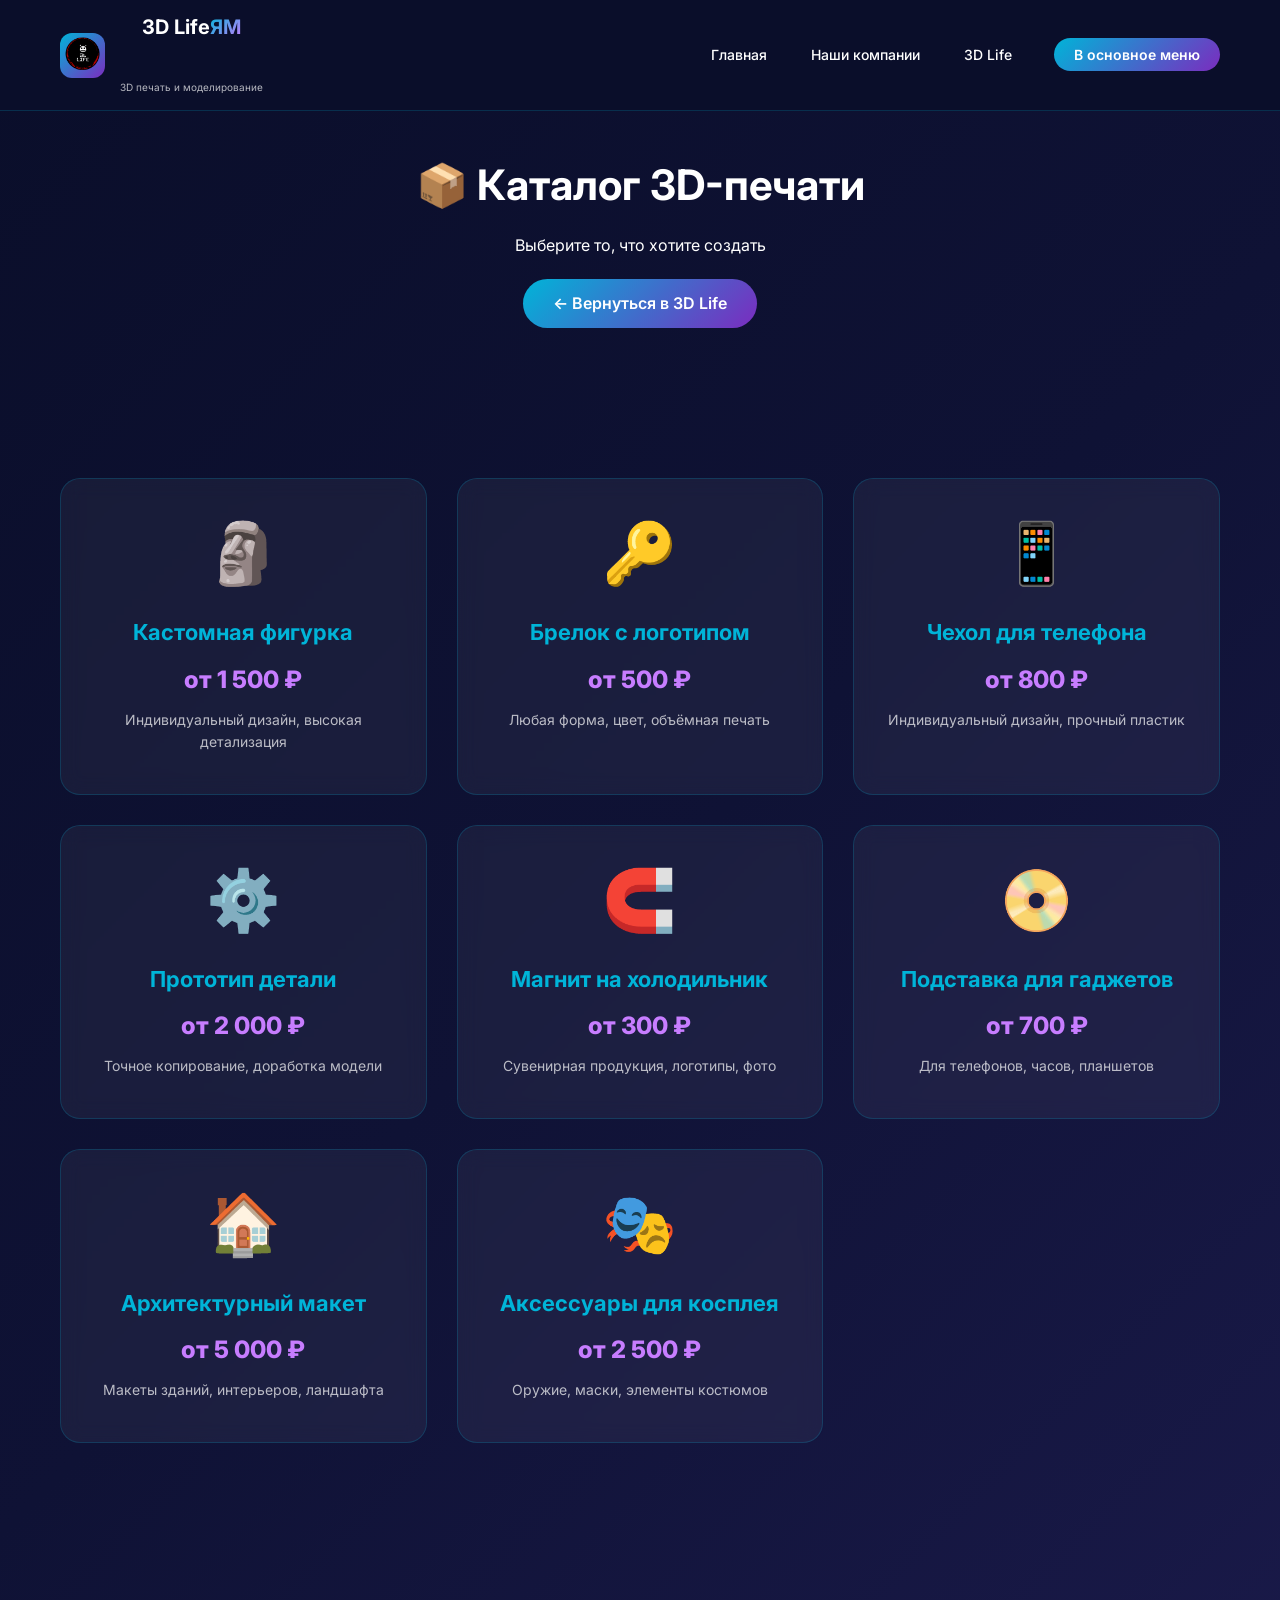
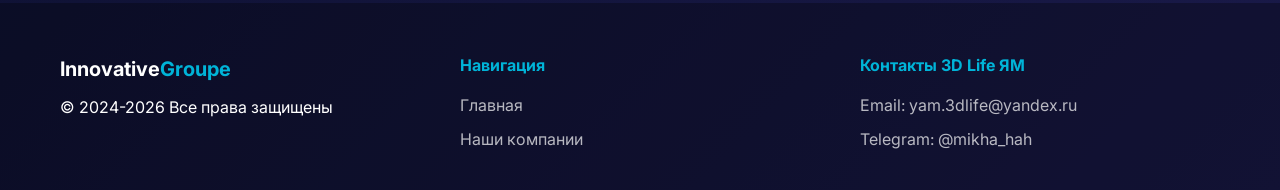
<file: catalog.html>
<!DOCTYPE html>
<html lang="ru">
<head>
    <meta charset="UTF-8">
    <meta name="viewport" content="width=device-width, initial-scale=1.0">
    <link rel="icon" type="image/png" href="images/favicon.png">
    <title>Каталог — 3D Life ЯМ</title>
    <link rel="stylesheet" href="css/style.css">
    <link href="https://fonts.googleapis.com/css2?family=Inter:wght@300;400;500;600;700;800&display=swap" rel="stylesheet">
    <style>
        .catalog-grid {
            display: grid;
            grid-template-columns: repeat(auto-fill, minmax(300px, 1fr));
            gap: 30px;
            margin: 40px 0;
        }
        .catalog-item {
            background: rgba(255, 255, 255, 0.05);
            backdrop-filter: blur(10px);
            border-radius: 20px;
            padding: 25px;
            text-align: center;
            transition: all 0.3s ease;
            border: 1px solid rgba(0, 180, 216, 0.2);
            cursor: pointer;
        }
        .catalog-item:hover {
            transform: translateY(-5px);
            border-color: #00b4d8;
            box-shadow: 0 10px 30px rgba(0, 180, 216, 0.2);
        }
        .catalog-icon {
            font-size: 60px;
            margin-bottom: 15px;
        }
        .catalog-title {
            font-size: 22px;
            font-weight: 700;
            margin-bottom: 10px;
            color: #00b4d8;
        }
        .catalog-price {
            font-size: 24px;
            font-weight: 800;
            color: #c77dff;
            margin: 10px 0;
        }
        .catalog-desc {
            font-size: 14px;
            opacity: 0.7;
            margin-bottom: 15px;
        }
        .btn-back {
            display: inline-block;
            background: linear-gradient(135deg, #00b4d8, #7b2cbf);
            padding: 12px 30px;
            border-radius: 30px;
            color: white;
            text-decoration: none;
            font-weight: 600;
            margin: 20px 0;
            transition: all 0.3s ease;
        }
        .btn-back:hover {
            transform: translateY(-2px);
            box-shadow: 0 5px 20px rgba(0, 180, 216, 0.4);
        }
        .modal {
            display: none;
            position: fixed;
            top: 0;
            left: 0;
            width: 100%;
            height: 100%;
            background: rgba(0, 0, 0, 0.8);
            backdrop-filter: blur(5px);
            z-index: 2000;
            justify-content: center;
            align-items: center;
        }
        .modal.active {
            display: flex;
        }
        .modal-content {
            background: linear-gradient(135deg, #0a0e2a, #1a1a4a);
            border-radius: 24px;
            padding: 30px;
            max-width: 500px;
            width: 90%;
            border: 2px solid #00b4d8;
            position: relative;
            animation: modalFadeIn 0.3s ease;
        }
        @keyframes modalFadeIn {
            from {
                opacity: 0;
                transform: scale(0.9);
            }
            to {
                opacity: 1;
                transform: scale(1);
            }
        }
        .modal-close {
            position: absolute;
            top: 15px;
            right: 20px;
            font-size: 28px;
            cursor: pointer;
            color: #00b4d8;
            transition: all 0.3s ease;
        }
        .modal-close:hover {
            color: #ff4444;
            transform: scale(1.1);
        }
        .modal-title {
            font-size: 28px;
            margin-bottom: 15px;
            color: #00b4d8;
        }
        .modal-price {
            font-size: 32px;
            font-weight: 800;
            color: #c77dff;
            margin: 15px 0;
        }
        .modal-desc {
            margin: 15px 0;
            line-height: 1.6;
        }
        .modal-btn {
            display: inline-block;
            background: linear-gradient(135deg, #00b4d8, #7b2cbf);
            padding: 10px 25px;
            border-radius: 30px;
            color: white;
            text-decoration: none;
            font-weight: 600;
            margin-top: 15px;
            transition: all 0.3s ease;
        }
        .modal-btn:hover {
            transform: translateY(-2px);
            box-shadow: 0 5px 15px rgba(0, 180, 216, 0.4);
        }
    </style>
</head>
<body>
    <header class="main-header">
        <div class="container">
            <a href="index.html" class="header-left">
                <div class="logo-icon">
                    <img src="images/logo-3dlife.png" alt="3D Life ЯМ" width="40" height="40">
                </div>
                <div class="logo-text">
                    <h2>3D Life<span>ЯМ</span></h2>
                    <p>3D печать и моделирование</p>
                </div>
            </a>
            <div class="header-nav">
                <ul class="nav-links">
                    <li><a href="index.html">Главная</a></li>
                    <li><a href="companies.html">Наши компании</a></li>
                    <li><a href="company-3d-life.html">3D Life</a></li>
                </ul>
                <div class="main-menu-btn">
                    <a href="index.html">В основное меню</a>
                </div>
            </div>
        </div>
    </header>

    <main>
        <section class="page-header">
            <div class="container">
                <h1>📦 Каталог 3D-печати</h1>
                <p>Выберите то, что хотите создать</p>
                <a href="company-3d-life.html" class="btn-back">← Вернуться в 3D Life</a>
            </div>
        </section>

        <section class="companies-list">
            <div class="container">
                <div class="catalog-grid">
                    <div class="catalog-item" data-product="figurka">
                        <div class="catalog-icon">🗿</div>
                        <h3 class="catalog-title">Кастомная фигурка</h3>
                        <div class="catalog-price">от 1 500 ₽</div>
                        <p class="catalog-desc">Индивидуальный дизайн, высокая детализация</p>
                    </div>
                    <div class="catalog-item" data-product="keychain">
                        <div class="catalog-icon">🔑</div>
                        <h3 class="catalog-title">Брелок с логотипом</h3>
                        <div class="catalog-price">от 500 ₽</div>
                        <p class="catalog-desc">Любая форма, цвет, объёмная печать</p>
                    </div>
                    <div class="catalog-item" data-product="case">
                        <div class="catalog-icon">📱</div>
                        <h3 class="catalog-title">Чехол для телефона</h3>
                        <div class="catalog-price">от 800 ₽</div>
                        <p class="catalog-desc">Индивидуальный дизайн, прочный пластик</p>
                    </div>
                    <div class="catalog-item" data-product="prototype">
                        <div class="catalog-icon">⚙️</div>
                        <h3 class="catalog-title">Прототип детали</h3>
                        <div class="catalog-price">от 2 000 ₽</div>
                        <p class="catalog-desc">Точное копирование, доработка модели</p>
                    </div>
                    <div class="catalog-item" data-product="magnet">
                        <div class="catalog-icon">🧲</div>
                        <h3 class="catalog-title">Магнит на холодильник</h3>
                        <div class="catalog-price">от 300 ₽</div>
                        <p class="catalog-desc">Сувенирная продукция, логотипы, фото</p>
                    </div>
                    <div class="catalog-item" data-product="stand">
                        <div class="catalog-icon">📀</div>
                        <h3 class="catalog-title">Подставка для гаджетов</h3>
                        <div class="catalog-price">от 700 ₽</div>
                        <p class="catalog-desc">Для телефонов, часов, планшетов</p>
                    </div>
                    <div class="catalog-item" data-product="model">
                        <div class="catalog-icon">🏠</div>
                        <h3 class="catalog-title">Архитектурный макет</h3>
                        <div class="catalog-price">от 5 000 ₽</div>
                        <p class="catalog-desc">Макеты зданий, интерьеров, ландшафта</p>
                    </div>
                    <div class="catalog-item" data-product="cosplay">
                        <div class="catalog-icon">🎭</div>
                        <h3 class="catalog-title">Аксессуары для косплея</h3>
                        <div class="catalog-price">от 2 500 ₽</div>
                        <p class="catalog-desc">Оружие, маски, элементы костюмов</p>
                    </div>
                </div>
            </div>
        </section>
    </main>

    <!-- Модальное окно -->
    <div id="productModal" class="modal">
        <div class="modal-content">
            <span class="modal-close">&times;</span>
            <div id="modalContent"></div>
        </div>
    </div>

    <footer>
        <div class="container">
            <div class="footer-content">
                <div class="footer-logo">
                    <h3>Innovative<span>Groupe</span></h3>
                    <p>© 2024-2026 Все права защищены</p>
                </div>
                <div class="footer-links">
                    <h4>Навигация</h4>
                    <ul>
                        <li><a href="index.html">Главная</a></li>
                        <li><a href="companies.html">Наши компании</a></li>
                    </ul>
                </div>
                <div class="footer-contact">
                    <h4>Контакты 3D Life ЯМ</h4>
                    <p>Email: yam.3dlife@yandex.ru</p>
                    <p>Telegram: @mikha_hah</p>
                </div>
            </div>
        </div>
    </footer>

    <script src="js/main.js"></script>
    <script>
        const products = {
            figurka: {
                title: "🗿 Кастомная фигурка",
                price: "от 1 500 ₽",
                desc: "Индивидуальный дизайн, созданный по вашим эскизам или описанию. Высокая детализация, точность до 0.1 мм.",
                specs: "Материалы: PLA, ABS, смола<br>Размер: от 5 до 25 см<br>Срок: от 3 дней"
            },
            keychain: {
                title: "🔑 Брелок с логотипом",
                price: "от 500 ₽",
                desc: "Объёмный брелок с любым логотипом или текстом. Отличный сувенир для рекламы или подарка.",
                specs: "Материалы: PLA, TPU<br>Размер: до 5 см<br>Срок: от 1 дня"
            },
            case: {
                title: "📱 Чехол для телефона",
                price: "от 800 ₽",
                desc: "Индивидуальный чехол с 3D-печатью. Точная посадка на вашу модель телефона. Защита от ударов и царапин.",
                specs: "Материалы: TPU, PETG<br>Срок: от 2 дней"
            },
            prototype: {
                title: "⚙️ Прототип детали",
                price: "от 2 000 ₽",
                desc: "Точное копирование существующей детали или создание по чертежам. Идеально для тестирования и доработки.",
                specs: "Точность: 0.1 мм<br>Срок: от 5 дней"
            },
            magnet: {
                title: "🧲 Магнит на холодильник",
                price: "от 300 ₽",
                desc: "Сувенирные магниты с вашим дизайном. Отличный вариант для промоакций и подарков.",
                specs: "Размер: до 8 см<br>Срок: от 1 дня"
            },
            stand: {
                title: "📀 Подставка для гаджетов",
                price: "от 700 ₽",
                desc: "Удобные подставки для телефонов, часов, планшетов. Кастомизация под ваше устройство.",
                specs: "Материал: PLA, PETG<br>Срок: от 1 дня"
            },
            model: {
                title: "🏠 Архитектурный макет",
                price: "от 5 000 ₽",
                desc: "Макеты зданий, интерьеров, ландшафта для презентаций и выставок.",
                specs: "Масштаб: любой<br>Срок: от 10 дней"
            },
            cosplay: {
                title: "🎭 Аксессуары для косплея",
                price: "от 2 500 ₽",
                desc: "Оружие, маски, элементы костюмов по вашим 3D-моделям или референсам.",
                specs: "Материалы: PLA, PETG, смола<br>Срок: от 7 дней"
            }
        };

        const modal = document.getElementById('productModal');
        const modalContent = document.getElementById('modalContent');
        const closeModal = document.querySelector('.modal-close');

        function openProduct(productId) {
            const product = products[productId];
            if (product) {
                modalContent.innerHTML = `
                    <h2 class="modal-title">${product.title}</h2>
                    <div class="modal-price">${product.price}</div>
                    <div class="modal-desc">${product.desc}</div>
                    <div class="modal-desc"><strong>Характеристики:</strong><br>${product.specs}</div>
                    <a href="https://t.me/mikha_hah" class="modal-btn" target="_blank">✈️ Заказать в Telegram</a>
                `;
                modal.classList.add('active');
            }
        }

        closeModal.onclick = () => modal.classList.remove('active');
        window.onclick = (e) => { if (e.target === modal) modal.classList.remove('active'); };

        document.querySelectorAll('.catalog-item').forEach(item => {
            item.addEventListener('click', () => {
                const productId = item.getAttribute('data-product');
                openProduct(productId);
            });
        });
    </script>
</body>
</html>
</file>
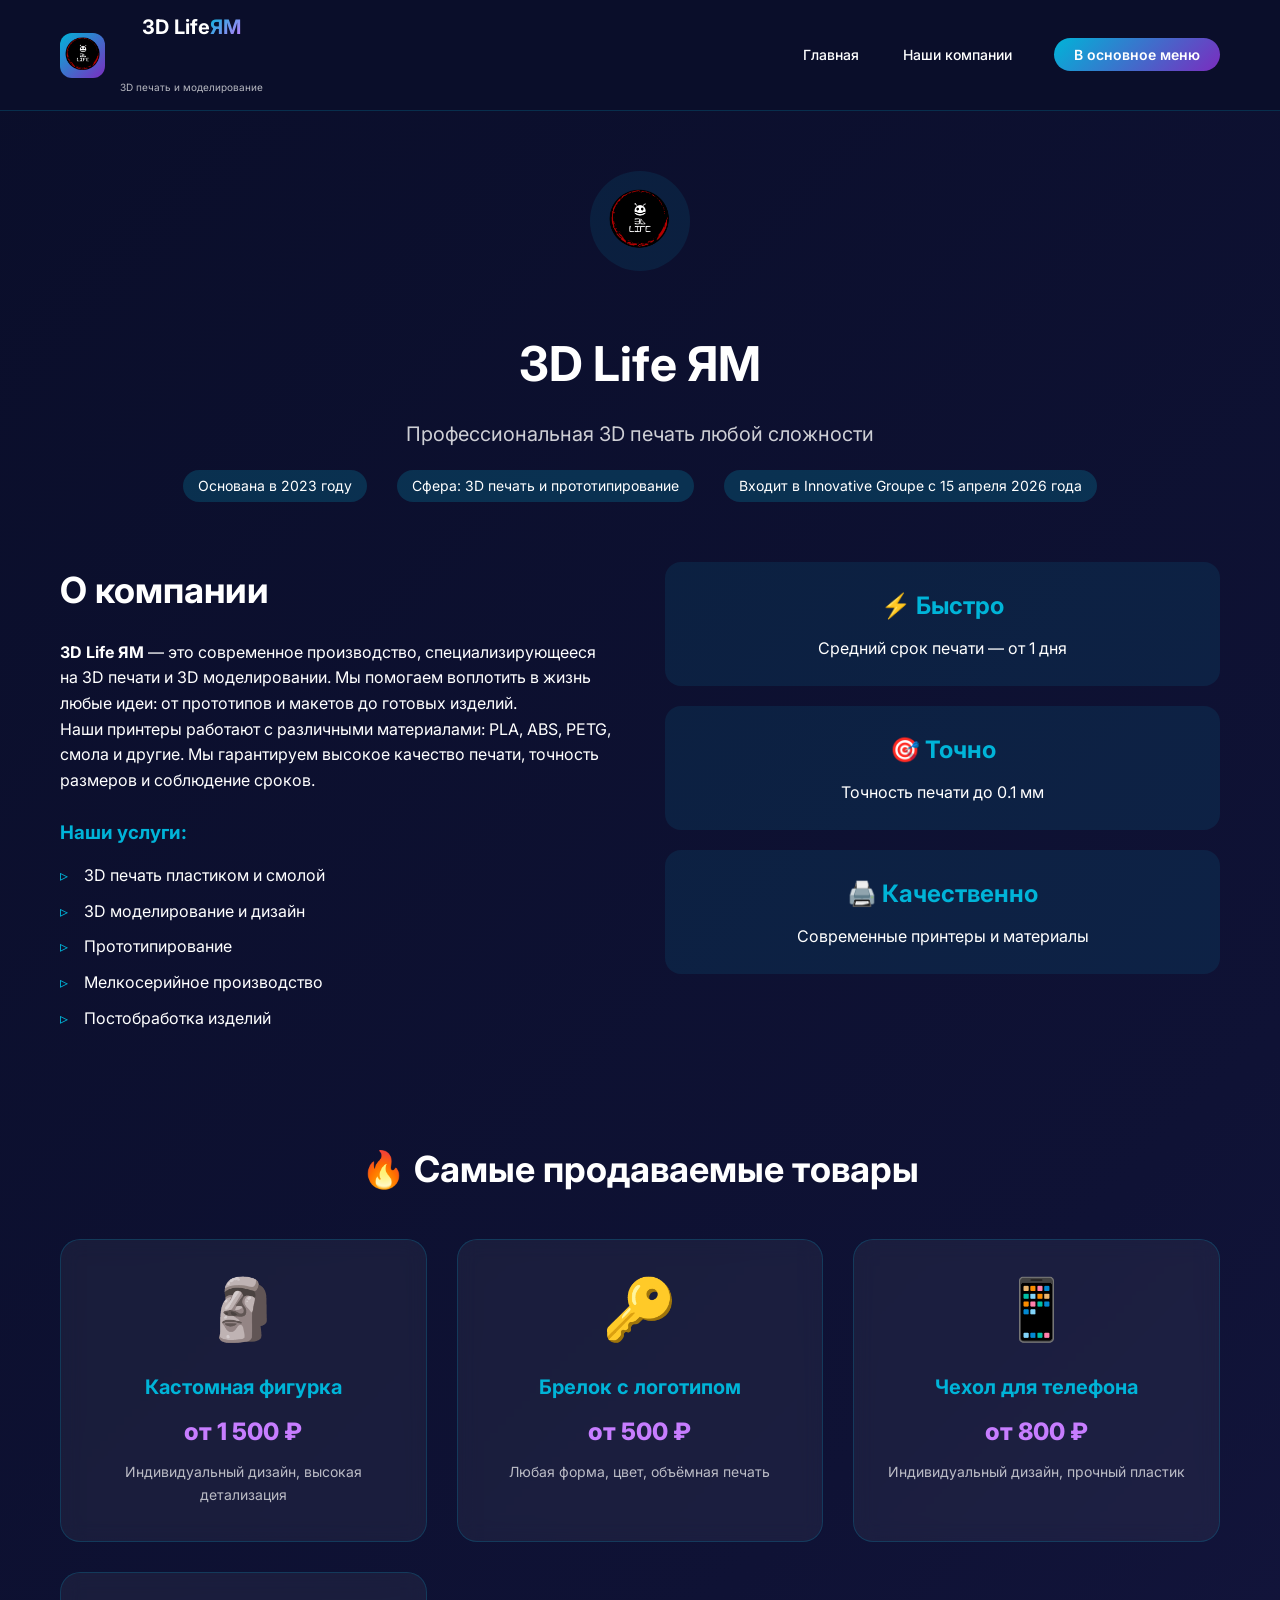
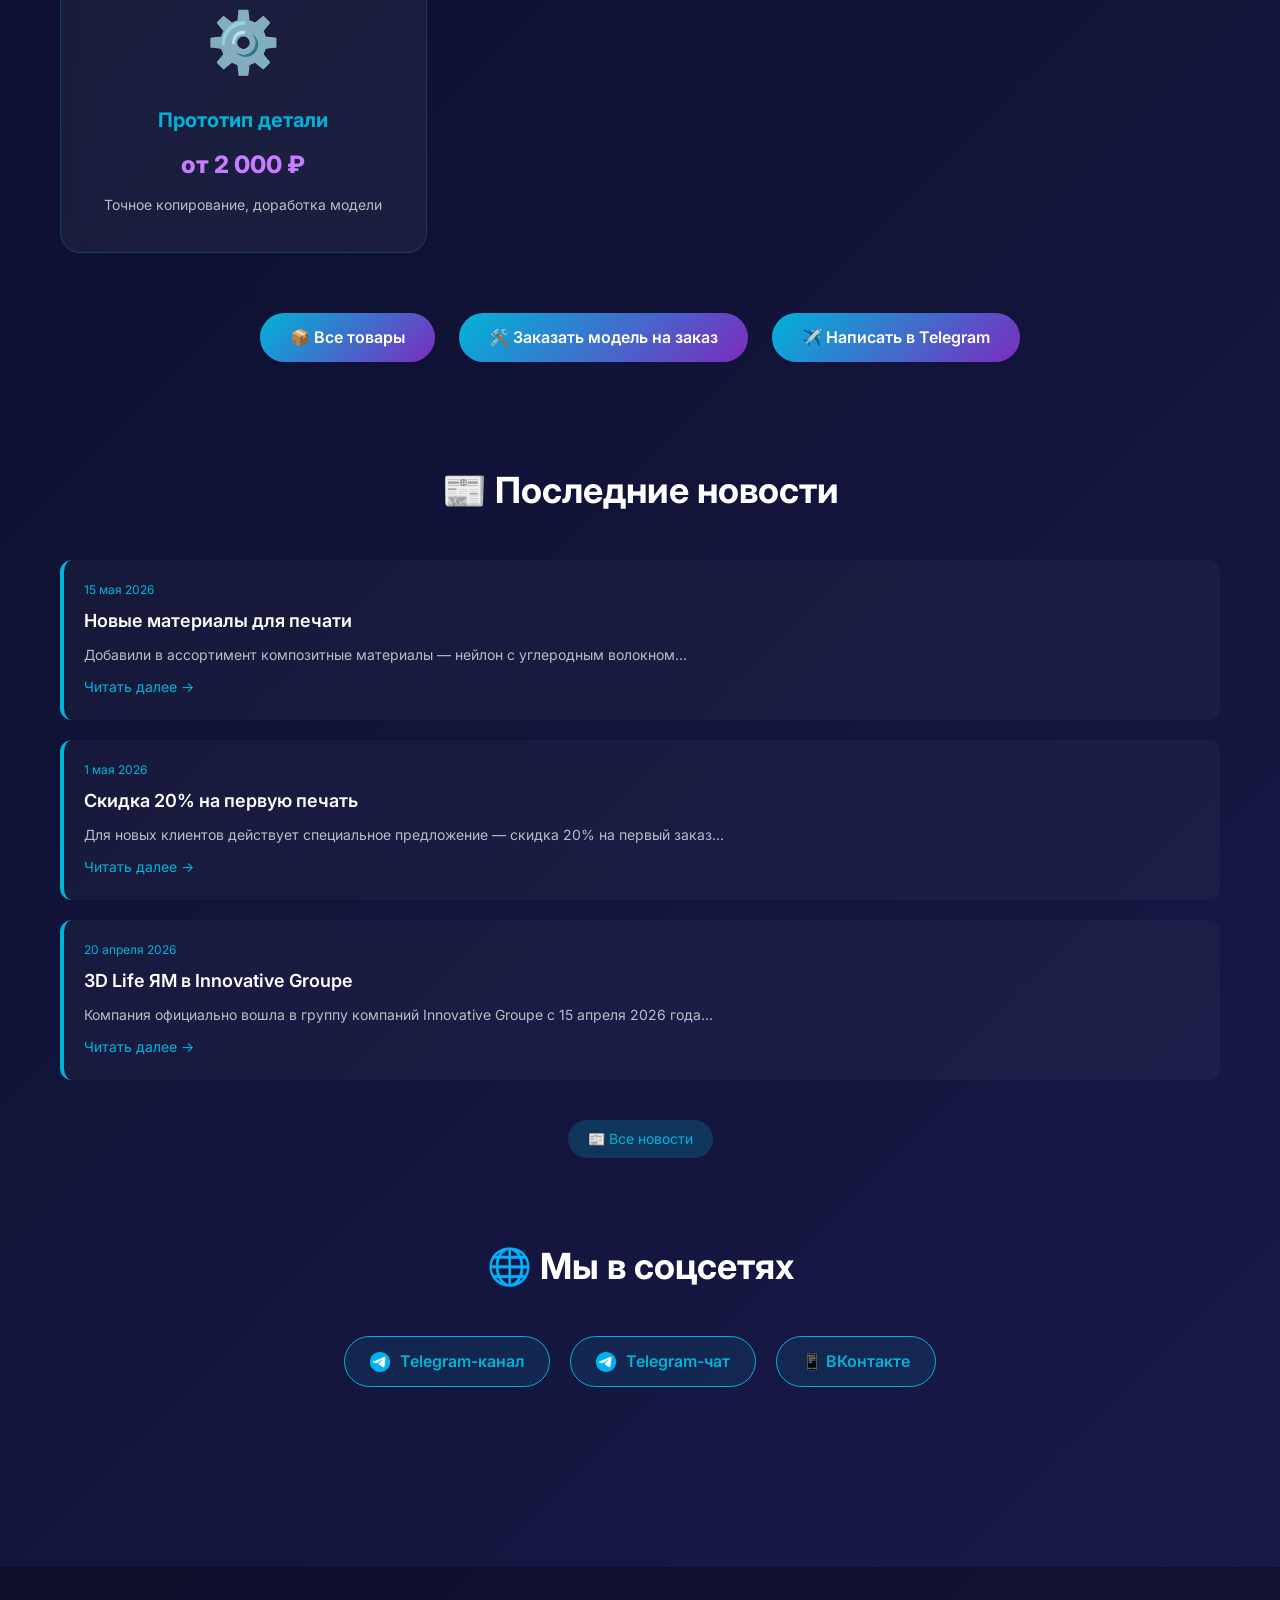
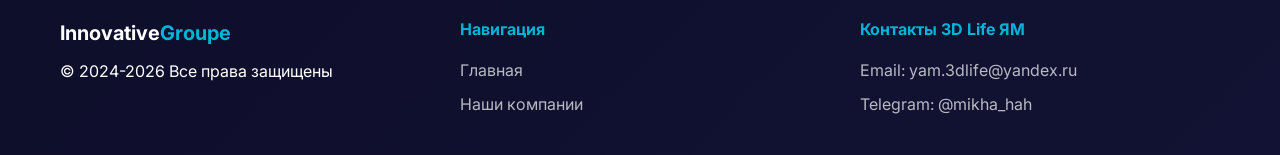
<file: company-3d-life.html>
<!DOCTYPE html>
<html lang="ru">
<head>
    <meta charset="UTF-8">
    <meta name="viewport" content="width=device-width, initial-scale=1.0">
    <link rel="icon" type="image/png" href="images/favicon.png">
    <title>3D Life ЯМ — 3D печать | Innovative Groupe</title>
    <link rel="stylesheet" href="css/style.css">
    <link href="https://fonts.googleapis.com/css2?family=Inter:wght@300;400;500;600;700;800&display=swap" rel="stylesheet">
    <style>
        /* Дополнительные стили для модальных окон и товаров */
        .products-grid {
            display: grid;
            grid-template-columns: repeat(auto-fit, minmax(280px, 1fr));
            gap: 30px;
            margin: 40px 0;
        }

        .product-card {
            background: rgba(255, 255, 255, 0.05);
            backdrop-filter: blur(10px);
            border-radius: 20px;
            padding: 20px;
            text-align: center;
            transition: all 0.3s ease;
            border: 1px solid rgba(0, 180, 216, 0.2);
            cursor: pointer;
        }

        .product-card:hover {
            transform: translateY(-5px);
            border-color: #00b4d8;
            box-shadow: 0 10px 30px rgba(0, 180, 216, 0.2);
        }

        .product-image {
            font-size: 60px;
            margin-bottom: 15px;
        }

        .product-title {
            font-size: 20px;
            font-weight: 700;
            margin-bottom: 10px;
            color: #00b4d8;
        }

        .product-price {
            font-size: 24px;
            font-weight: 800;
            color: #c77dff;
            margin: 10px 0;
        }

        .product-desc {
            font-size: 14px;
            opacity: 0.7;
            margin-bottom: 15px;
        }

        .btn-all {
            display: inline-block;
            background: linear-gradient(135deg, #00b4d8, #7b2cbf);
            padding: 12px 30px;
            border-radius: 30px;
            color: white;
            text-decoration: none;
            font-weight: 600;
            margin: 20px 10px;
            transition: all 0.3s ease;
        }

        .btn-all:hover {
            transform: translateY(-2px);
            box-shadow: 0 5px 20px rgba(0, 180, 216, 0.4);
        }

        /* Модальное окно */
        .modal {
            display: none;
            position: fixed;
            top: 0;
            left: 0;
            width: 100%;
            height: 100%;
            background: rgba(0, 0, 0, 0.8);
            backdrop-filter: blur(5px);
            z-index: 2000;
            justify-content: center;
            align-items: center;
        }

        .modal.active {
            display: flex;
        }

        .modal-content {
            background: linear-gradient(135deg, #0a0e2a, #1a1a4a);
            border-radius: 24px;
            padding: 30px;
            max-width: 500px;
            width: 90%;
            border: 2px solid #00b4d8;
            position: relative;
            animation: modalFadeIn 0.3s ease;
        }

        @keyframes modalFadeIn {
            from {
                opacity: 0;
                transform: scale(0.9);
            }
            to {
                opacity: 1;
                transform: scale(1);
            }
        }

        .modal-close {
            position: absolute;
            top: 15px;
            right: 20px;
            font-size: 28px;
            cursor: pointer;
            color: #00b4d8;
            transition: all 0.3s ease;
        }

        .modal-close:hover {
            color: #ff4444;
            transform: scale(1.1);
        }

        .modal-title {
            font-size: 28px;
            margin-bottom: 15px;
            color: #00b4d8;
        }

        .modal-price {
            font-size: 32px;
            font-weight: 800;
            color: #c77dff;
            margin: 15px 0;
        }

        .modal-desc {
            margin: 15px 0;
            line-height: 1.6;
        }

        .modal-btn {
            display: inline-block;
            background: linear-gradient(135deg, #00b4d8, #7b2cbf);
            padding: 10px 25px;
            border-radius: 30px;
            color: white;
            text-decoration: none;
            font-weight: 600;
            margin-top: 15px;
            transition: all 0.3s ease;
        }

        .modal-btn:hover {
            transform: translateY(-2px);
            box-shadow: 0 5px 15px rgba(0, 180, 216, 0.4);
        }

        /* Блоки услуг */
        .services-block {
            display: flex;
            justify-content: center;
            gap: 20px;
            margin: 40px 0;
            flex-wrap: wrap;
        }

        .service-btn {
            display: inline-flex;
            align-items: center;
            gap: 10px;
            background: rgba(0, 180, 216, 0.1);
            border: 1px solid #00b4d8;
            padding: 12px 25px;
            border-radius: 40px;
            color: #00b4d8;
            text-decoration: none;
            font-weight: 600;
            transition: all 0.3s ease;
        }

        .service-btn:hover {
            background: #00b4d8;
            color: #0a0e2a;
            transform: translateY(-2px);
        }

        .service-btn img {
            width: 20px;
            height: 20px;
        }

        /* Новости */
        .news-grid {
            display: flex;
            flex-direction: column;
            gap: 20px;
            margin-top: 30px;
        }

        .news-item {
            background: rgba(255, 255, 255, 0.03);
            border-left: 4px solid #00b4d8;
            padding: 20px;
            border-radius: 12px;
            transition: all 0.3s ease;
        }

        .news-item:hover {
            background: rgba(0, 180, 216, 0.1);
            transform: translateX(5px);
        }

        .news-date {
            font-size: 12px;
            color: #00b4d8;
            margin-bottom: 8px;
        }

        .news-title {
            font-size: 18px;
            font-weight: 600;
            margin-bottom: 8px;
        }

        .news-excerpt {
            font-size: 14px;
            opacity: 0.7;
        }

        .news-link {
            color: #00b4d8;
            text-decoration: none;
            font-size: 14px;
            margin-top: 10px;
            display: inline-block;
        }

        .btn-news {
            display: inline-block;
            background: rgba(0, 180, 216, 0.2);
            padding: 8px 20px;
            border-radius: 30px;
            color: #00b4d8;
            text-decoration: none;
            font-size: 14px;
            margin-top: 20px;
            transition: all 0.3s ease;
        }

        .btn-news:hover {
            background: #00b4d8;
            color: #0a0e2a;
        }
    </style>
</head>
<body>
    <header class="main-header">
        <div class="container">
            <a href="index.html" class="header-left">
                <div class="logo-icon">
                    <img src="images/logo-3dlife.png" alt="3D Life ЯМ" width="40" height="40">
                </div>
                <div class="logo-text">
                    <h2>3D Life<span>ЯМ</span></h2>
                    <p>3D печать и моделирование</p>
                </div>
            </a>
            <div class="header-nav">
                <ul class="nav-links">
                    <li><a href="index.html">Главная</a></li>
                    <li><a href="companies.html">Наши компании</a></li>
                </ul>
                <div class="main-menu-btn">
                    <a href="index.html">В основное меню</a>
                </div>
            </div>
        </div>
    </header>

    <main>
        <section class="company-hero">
            <div class="container">
                <div class="company-icon">
                    <img src="images/logo-3dlife.png" alt="3D Life ЯМ" width="80" height="80">
                </div>
                <h1>3D Life ЯМ</h1>
                <p>Профессиональная 3D печать любой сложности</p>
                <div class="company-meta">
                    <span>Основана в 2023 году</span>
                    <span>Сфера: 3D печать и прототипирование</span>
                    <span>Входит в Innovative Groupe с 15 апреля 2026 года</span>
                </div>
            </div>
        </section>

        <section class="company-description">
            <div class="container">
                <div class="description-grid">
                    <div class="description-text">
                        <h2>О компании</h2>
                        <p><strong>3D Life ЯМ</strong> — это современное производство, специализирующееся на 3D печати и 3D моделировании. Мы помогаем воплотить в жизнь любые идеи: от прототипов и макетов до готовых изделий.</p>
                        <p>Наши принтеры работают с различными материалами: PLA, ABS, PETG, смола и другие. Мы гарантируем высокое качество печати, точность размеров и соблюдение сроков.</p>
                        <h3>Наши услуги:</h3>
                        <ul>
                            <li>3D печать пластиком и смолой</li>
                            <li>3D моделирование и дизайн</li>
                            <li>Прототипирование</li>
                            <li>Мелкосерийное производство</li>
                            <li>Постобработка изделий</li>
                        </ul>
                    </div>
                    <div class="description-features">
                        <div class="feature">
                            <h3>⚡ Быстро</h3>
                            <p>Средний срок печати — от 1 дня</p>
                        </div>
                        <div class="feature">
                            <h3>🎯 Точно</h3>
                            <p>Точность печати до 0.1 мм</p>
                        </div>
                        <div class="feature">
                            <h3>🖨️ Качественно</h3>
                            <p>Современные принтеры и материалы</p>
                        </div>
                    </div>
                </div>
            </div>
        </section>

        <!-- ===== САМЫЕ ПРОДАВАЕМЫЕ ТОВАРЫ ===== -->
        <section class="company-description" style="padding-top: 0;">
            <div class="container">
                <h2>🔥 Самые продаваемые товары</h2>
                <div class="products-grid">
                    <div class="product-card" data-product="figurka">
                        <div class="product-image">🗿</div>
                        <h3 class="product-title">Кастомная фигурка</h3>
                        <div class="product-price">от 1 500 ₽</div>
                        <p class="product-desc">Индивидуальный дизайн, высокая детализация</p>
                    </div>
                    <div class="product-card" data-product="keychain">
                        <div class="product-image">🔑</div>
                        <h3 class="product-title">Брелок с логотипом</h3>
                        <div class="product-price">от 500 ₽</div>
                        <p class="product-desc">Любая форма, цвет, объёмная печать</p>
                    </div>
                    <div class="product-card" data-product="case">
                        <div class="product-image">📱</div>
                        <h3 class="product-title">Чехол для телефона</h3>
                        <div class="product-price">от 800 ₽</div>
                        <p class="product-desc">Индивидуальный дизайн, прочный пластик</p>
                    </div>
                    <div class="product-card" data-product="prototype">
                        <div class="product-image">⚙️</div>
                        <h3 class="product-title">Прототип детали</h3>
                        <div class="product-price">от 2 000 ₽</div>
                        <p class="product-desc">Точное копирование, доработка модели</p>
                    </div>
                </div>

                <div style="text-align: center;">
                    <a href="catalog.html" class="btn-all" id="allProductsBtn">📦 Все товары</a>
                    <a href="https://t.me/mikha_hah" class="btn-all" id="orderModelBtn" target="_blank">🛠️ Заказать модель на заказ</a>
                    <a href="https://t.me/mikha_hah" class="btn-all" target="_blank">✈️ Написать в Telegram</a>
                </div>
            </div>
        </section>

        <!-- ===== ПОСЛЕДНИЕ НОВОСТИ ===== -->
        <section class="company-description" style="padding-top: 0;">
            <div class="container">
                <h2>📰 Последние новости</h2>
                <div class="news-grid">
                    <div class="news-item">
                        <div class="news-date">15 мая 2026</div>
                        <div class="news-title">Новые материалы для печати</div>
                        <div class="news-excerpt">Добавили в ассортимент композитные материалы — нейлон с углеродным волокном...</div>
                        <a href="news.html" class="news-link">Читать далее →</a>
                    </div>
                    <div class="news-item">
                        <div class="news-date">1 мая 2026</div>
                        <div class="news-title">Скидка 20% на первую печать</div>
                        <div class="news-excerpt">Для новых клиентов действует специальное предложение — скидка 20% на первый заказ...</div>
                        <a href="news.html" class="news-link">Читать далее →</a>
                    </div>
                    <div class="news-item">
                        <div class="news-date">20 апреля 2026</div>
                        <div class="news-title">3D Life ЯМ в Innovative Groupe</div>
                        <div class="news-excerpt">Компания официально вошла в группу компаний Innovative Groupe с 15 апреля 2026 года...</div>
                        <a href="news.html" class="news-link">Читать далее →</a>
                    </div>
                </div>
                <div style="text-align: center; margin-top: 20px;">
                    <a href="news.html" class="btn-news" id="allNewsBtn">📰 Все новости</a>
                </div>
            </div>
        </section>

        <!-- ===== СОЦСЕТИ ===== -->
        <section class="company-description" style="padding-top: 0;">
            <div class="container">
                <h2>🌐 Мы в соцсетях</h2>
                <div class="services-block">
                    <a href="https://t.me/Wd_Life" class="service-btn" target="_blank">
                        <img src="images/tg_logo.png" alt="Telegram"> Telegram-канал
                    </a>
                    <a href="https://t.me/mikha_hah" class="service-btn" target="_blank">
                        <img src="images/tg_logo.png" alt="Telegram"> Telegram-чат
                    </a>
                    <a href="https://vk.com/3d_life_print" class="service-btn" target="_blank">
                        📱 ВКонтакте
                    </a>
                </div>
            </div>
        </section>
    </main>

    <!-- ===== МОДАЛЬНОЕ ОКНО ДЛЯ ТОВАРОВ ===== -->
    <div id="productModal" class="modal">
        <div class="modal-content">
            <span class="modal-close">&times;</span>
            <div id="modalContent">
                <!-- Содержимое подставляется через JS -->
            </div>
        </div>
    </div>

    <footer>
        <div class="container">
            <div class="footer-content">
                <div class="footer-logo">
                    <h3>Innovative<span>Groupe</span></h3>
                    <p>© 2024-2026 Все права защищены</p>
                </div>
                <div class="footer-links">
                    <h4>Навигация</h4>
                    <ul>
                        <li><a href="index.html">Главная</a></li>
                        <li><a href="companies.html">Наши компании</a></li>
                    </ul>
                </div>
                <div class="footer-contact">
                    <h4>Контакты 3D Life ЯМ</h4>
                    <p>Email: yam.3dlife@yandex.ru</p>
                    <p>Telegram: @mikha_hah</p>
                </div>
            </div>
        </div>
    </footer>

    <script src="js/main.js"></script>
    <script>
        // Данные товаров
        const products = {
            figurka: {
                title: "Кастомная фигурка",
                price: "от 1 500 ₽",
                desc: "Индивидуальный дизайн, созданный по вашим эскизам или описанию. Высокая детализация, точность до 0.1 мм. Материалы: PLA, ABS, смола.",
                specs: "Размер: от 5 до 25 см<br>Срок: от 3 дней"
            },
            keychain: {
                title: "Брелок с логотипом",
                price: "от 500 ₽",
                desc: "Объёмный брелок с любым логотипом или текстом. Отличный сувенир для рекламы или подарка. Можно с цепочкой или силиконовым ремешком.",
                specs: "Размер: до 5 см<br>Срок: от 1 дня"
            },
            case: {
                title: "Чехол для телефона",
                price: "от 800 ₽",
                desc: "Индивидуальный чехол с 3D-печатью. Точная посадка на вашу модель телефона. Защита от ударов и царапин. Любой дизайн.",
                specs: "Срок: от 2 дней<br>Материал: TPU, PETG"
            },
            prototype: {
                title: "Прототип детали",
                price: "от 2 000 ₽",
                desc: "Точное копирование существующей детали или создание по чертежам. Идеально для тестирования и доработки перед запуском в производство.",
                specs: "Точность: 0.1 мм<br>Срок: от 5 дней"
            }
        };

        // Модальное окно
        const modal = document.getElementById('productModal');
        const modalContent = document.getElementById('modalContent');
        const closeModal = document.querySelector('.modal-close');

        function openProduct(productId) {
            const product = products[productId];
            if (product) {
                modalContent.innerHTML = `
                    <h2 class="modal-title">${product.title}</h2>
                    <div class="modal-price">${product.price}</div>
                    <div class="modal-desc">${product.desc}</div>
                    <div class="modal-desc"><strong>Характеристики:</strong><br>${product.specs}</div>
                    <a href="https://t.me/mikha_hah" class="modal-btn" target="_blank">✈️ Заказать в Telegram</a>
                `;
                modal.classList.add('active');
            }
        }

        // Закрытие модального окна
        closeModal.onclick = function() {
            modal.classList.remove('active');
        }

        window.onclick = function(event) {
            if (event.target === modal) {
                modal.classList.remove('active');
            }
        }

        // Обработчики кликов по карточкам товаров
        document.querySelectorAll('.product-card').forEach(card => {
            card.addEventListener('click', () => {
                const productId = card.getAttribute('data-product');
                openProduct(productId);
            });
        });
    </script>
</body>
</html>
</file>
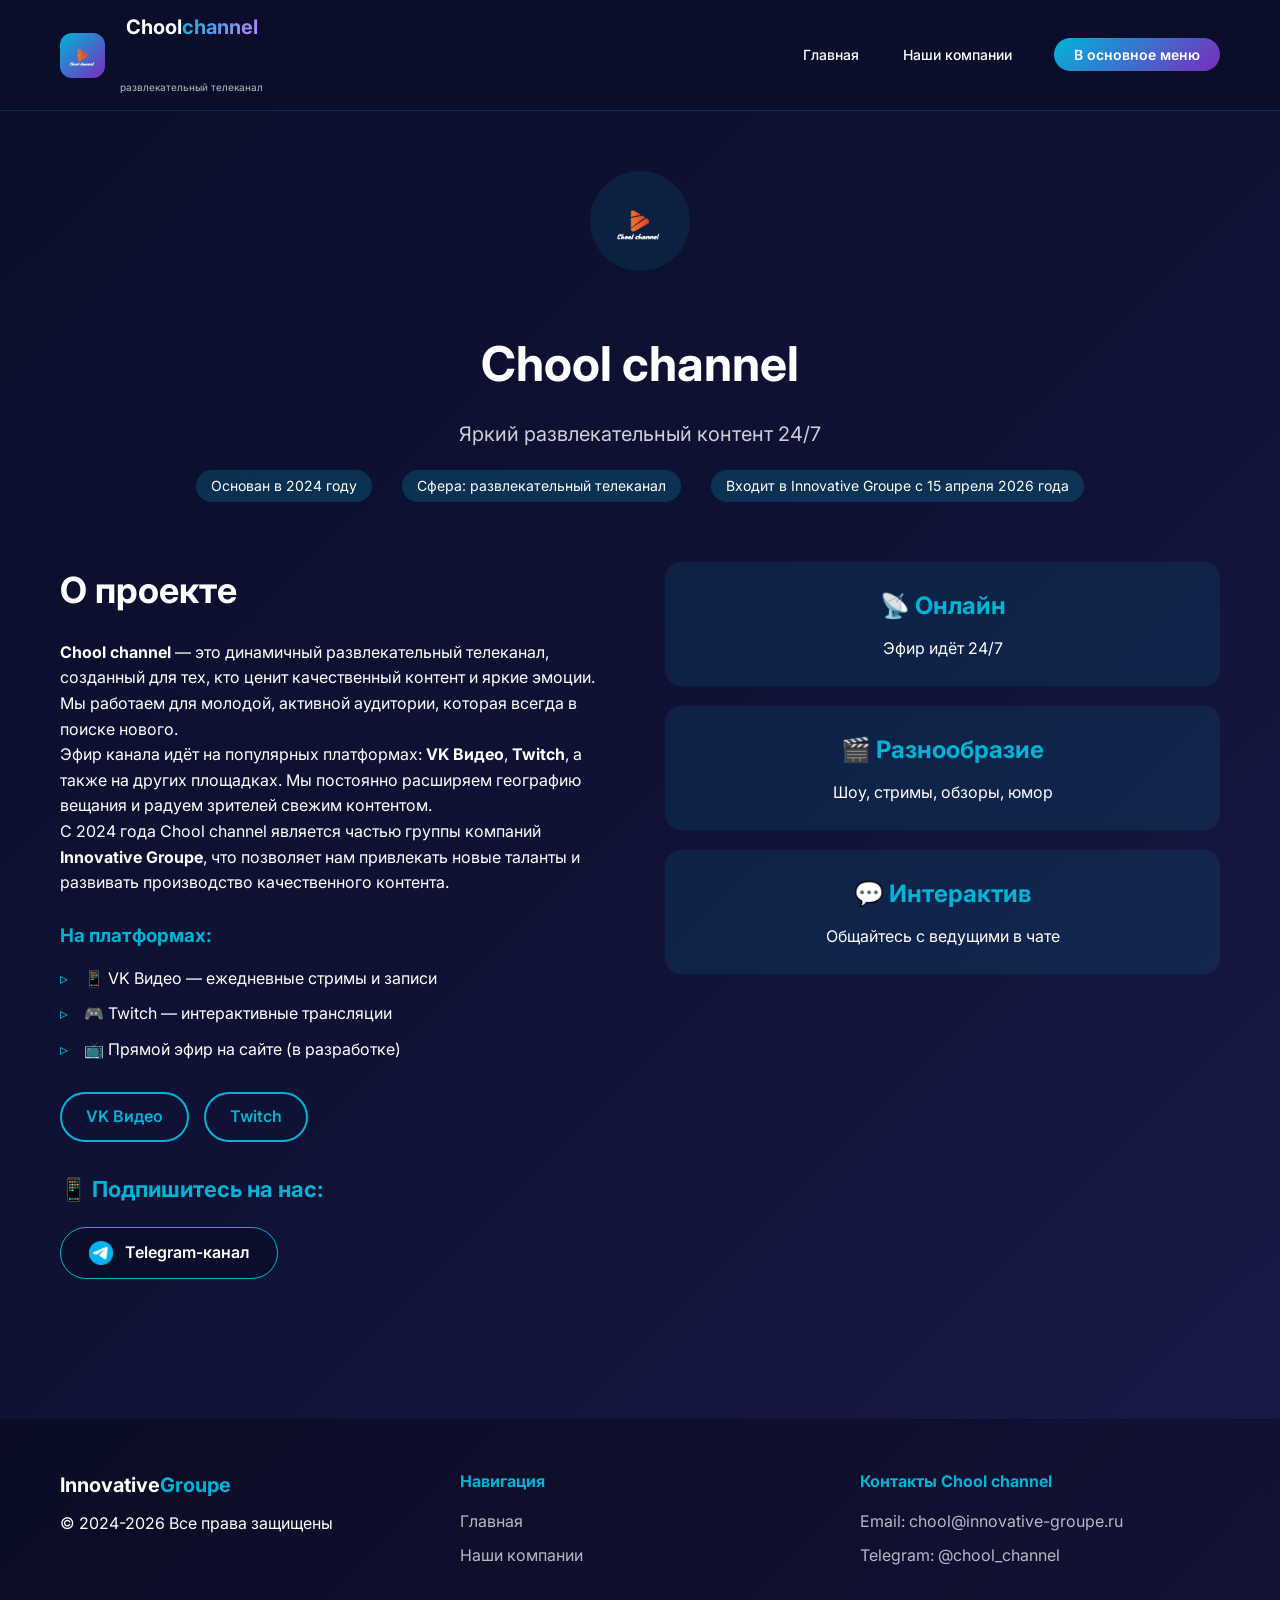
<file: company-chool.html>
<!DOCTYPE html>
<html lang="ru">
<head>
    <meta charset="UTF-8">
    <meta name="viewport" content="width=device-width, initial-scale=1.0">
    <link rel="icon" type="image/png" href="images/favicon.png">
    <title>Chool channel — развлекательный телеканал | Innovative Groupe</title>
    <link rel="stylesheet" href="css/style.css">
    <link href="https://fonts.googleapis.com/css2?family=Inter:wght@300;400;500;600;700;800&display=swap" rel="stylesheet">
</head>
<body>
    <header class="main-header">
        <div class="container">
            <a href="index.html" class="header-left">
                <div class="logo-icon">
                    <img src="images/logo-chool.png" alt="Chool channel" width="40" height="40">
                </div>
                <div class="logo-text">
                    <h2>Chool<span>channel</span></h2>
                    <p>развлекательный телеканал</p>
                </div>
            </a>
            <div class="header-nav">
                <ul class="nav-links">
                    <li><a href="index.html">Главная</a></li>
                    <li><a href="companies.html">Наши компании</a></li>
                </ul>
                <div class="main-menu-btn">
                    <a href="index.html">В основное меню</a>
                </div>
            </div>
        </div>
    </header>

    <main>
        <section class="company-hero">
            <div class="container">
                <div class="company-icon">
                    <img src="images/logo-chool.png" alt="Chool channel" width="80" height="80">
                </div>
                <h1>Chool channel</h1>
                <p>Яркий развлекательный контент 24/7</p>
                <div class="company-meta">
                    <span>Основан в 2024 году</span>
                    <span>Сфера: развлекательный телеканал</span>
                    <span>Входит в Innovative Groupe с 15 апреля 2026 года</span>
                </div>
            </div>
        </section>

        <section class="company-description">
            <div class="container">
                <div class="description-grid">
                    <div class="description-text">
                        <h2>О проекте</h2>
                        <p><strong>Chool channel</strong> — это динамичный развлекательный телеканал, созданный для тех, кто ценит качественный контент и яркие эмоции. Мы работаем для молодой, активной аудитории, которая всегда в поиске нового.</p>
                        <p>Эфир канала идёт на популярных платформах: <strong>VK Видео</strong>, <strong>Twitch</strong>, а также на других площадках. Мы постоянно расширяем географию вещания и радуем зрителей свежим контентом.</p>
                        <p>С 2024 года Chool channel является частью группы компаний <strong>Innovative Groupe</strong>, что позволяет нам привлекать новые таланты и развивать производство качественного контента.</p>
                        <h3>На платформах:</h3>
                        <ul>
                            <li>📱 VK Видео — ежедневные стримы и записи</li>
                            <li>🎮 Twitch — интерактивные трансляции</li>
                            <li>📺 Прямой эфир на сайте (в разработке)</li>
                        </ul>
                        <div class="platform-buttons">
                            <a href="https://vkvideo.ru/video-228204454_456239021" class="btn-outline">VK Видео</a>
                            <a href="#" class="btn-outline">Twitch</a>
                        </div>
                        <div class="social-links" style="margin-top: 30px;">
                            <h3>📱 Подпишитесь на нас:</h3>
                            <a href="https://t.me/chool_channel" class="social-btn telegram" target="_blank" rel="noopener noreferrer">
                                <span class="social-icon">
                                    <img src="images/tg_logo.png" alt="Telegram" width="24" height="24">
                                </span>
                                Telegram-канал
                            </a>
                        </div>
                    </div>
                    <div class="description-features">
                        <div class="feature">
                            <h3>📡 Онлайн</h3>
                            <p>Эфир идёт 24/7</p>
                        </div>
                        <div class="feature">
                            <h3>🎬 Разнообразие</h3>
                            <p>Шоу, стримы, обзоры, юмор</p>
                        </div>
                        <div class="feature">
                            <h3>💬 Интерактив</h3>
                            <p>Общайтесь с ведущими в чате</p>
                        </div>
                    </div>
                </div>
            </div>
        </section>
    </main>

    <footer>
        <div class="container">
            <div class="footer-content">
                <div class="footer-logo">
                    <h3>Innovative<span>Groupe</span></h3>
                    <p>© 2024-2026 Все права защищены</p>
                </div>
                <div class="footer-links">
                    <h4>Навигация</h4>
                    <ul>
                        <li><a href="index.html">Главная</a></li>
                        <li><a href="companies.html">Наши компании</a></li>
                    </ul>
                </div>
                <div class="footer-contact">
                    <h4>Контакты Chool channel</h4>
                    <p>Email: chool@innovative-groupe.ru</p>
                    <p>Telegram: @chool_channel</p>
                </div>
            </div>
        </div>
    </footer>

    <script src="js/main.js"></script>
</body>
</html>
</file>
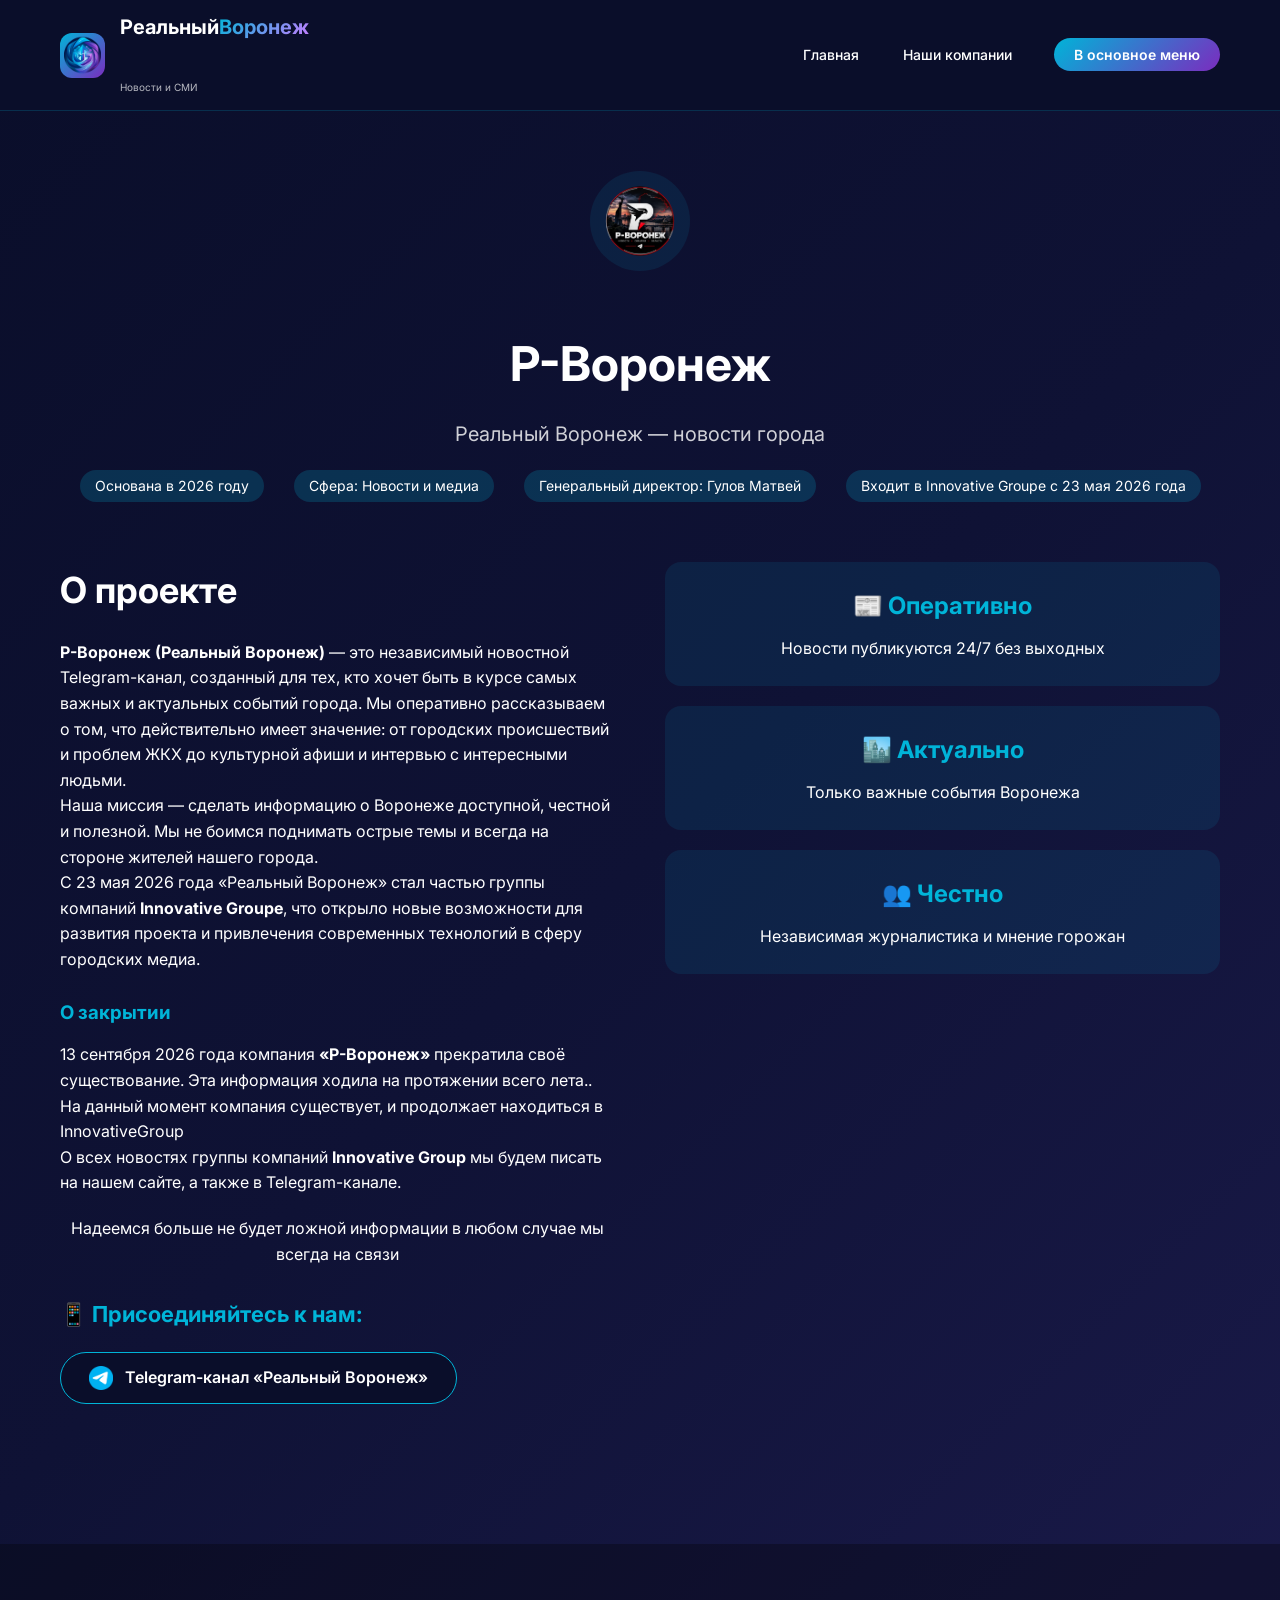
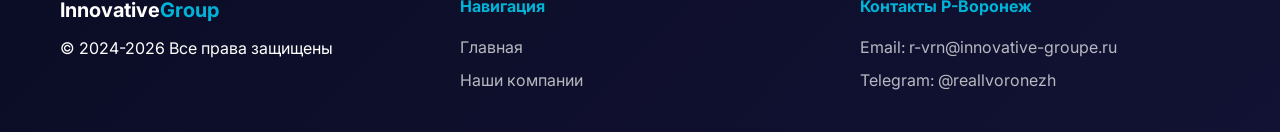
<file: company-r-voronezh.html>
<!DOCTYPE html>
<html lang="ru">
<head>
    <meta charset="UTF-8">
    <meta name="viewport" content="width=device-width, initial-scale=1.0">
    <link rel="icon" type="image/png" href="images/favicon.png">
    <title>Р-Воронеж | Innovative Group</title>
    <link rel="stylesheet" href="css/style.css">
    <link href="https://fonts.googleapis.com/css2?family=Inter:wght@300;400;500;600;700;800&display=swap" rel="stylesheet">
</head>
<body>
    <header class="main-header">
        <div class="container">
            <!-- Логотип + название = ссылка на главную -->
            <a href="index.html" class="header-left">
                <div class="logo-icon">
                    <img src="images/logo-ig.png" alt="IG" width="40" height="40">
                </div>
                <div class="logo-text">
                    <h2>Реальный<span>Воронеж</span></h2>
                    <p>Новости и СМИ</p>
                </div>
            </a>
            <div class="header-nav">
                <ul class="nav-links">
                    <li><a href="index.html">Главная</a></li>
                    <li><a href="companies.html">Наши компании</a></li>
                </ul>
                <div class="main-menu-btn">
                    <a href="index.html">В основное меню</a>
                </div>
            </div>
        </div>
    </header>

    <main>
        <section class="company-hero">
            <div class="container">
                <div class="company-icon">
                    <img src="images/logo-rvrn.png" alt="Р-Воронеж" width="100" height="100">
                </div>
                <h1>Р-Воронеж</h1>
                <p>Реальный Воронеж — новости города</p>
                <div class="company-meta">
                    <span>Основана в 2026 году</span>
                    <span>Сфера: Новости и медиа</span>
                    <span>Генеральный директор: Гулов Матвей</span>
                    <span>Входит в Innovative Groupe с 23 мая 2026 года</span>
                </div>
            </div>
        </section>

        <section class="company-description">
            <div class="container">
                <div class="description-grid">
                    <div class="description-text">
                        <h2>О проекте</h2>
                        <p><strong>Р-Воронеж (Реальный Воронеж)</strong> — это независимый новостной Telegram-канал, созданный для тех, кто хочет быть в курсе самых важных и актуальных событий города. Мы оперативно рассказываем о том, что действительно имеет значение: от городских происшествий и проблем ЖКХ до культурной афиши и интервью с интересными людьми.</p>
                        <p>Наша миссия — сделать информацию о Воронеже доступной, честной и полезной. Мы не боимся поднимать острые темы и всегда на стороне жителей нашего города.</p>
                        <p>С 23 мая 2026 года «Реальный Воронеж» стал частью группы компаний <strong>Innovative Groupe</strong>, что открыло новые возможности для развития проекта и привлечения современных технологий в сферу городских медиа.</p>

                        <h3>О закрытии</h3>
                        <p>13 сентября 2026 года компания <strong>«Р-Воронеж»</strong> прекратила своё существование. Эта информация ходила на протяжении всего лета.</strong>.</p>
                        <p>На данный момент компания существует, и продолжает находиться в InnovativeGroup</p>
                        <p>О всех новостях группы компаний <strong>Innovative Group</strong> мы будем писать на нашем сайте, а также в Telegram-канале.</p>
                        <p style="text-align: center; margin-top: 20px;">Надеемся больше не будет ложной информации в любом случае мы всегда на связи</p>

                        <div class="social-links">
                            <h3>📱 Присоединяйтесь к нам:</h3>
                            <a href="https://t.me/reallvoronezh" class="social-btn telegram" target="_blank" rel="noopener noreferrer">
                                <span class="social-icon">
                                    <img src="images/tg_logo.png" alt="Telegram" width="24" height="24">
                                </span>
                                Telegram-канал «Реальный Воронеж»
                            </a>
                        </div>
                    </div>
                    <div class="description-features">
                        <div class="feature">
                            <h3>📰 Оперативно</h3>
                            <p>Новости публикуются 24/7 без выходных</p>
                        </div>
                        <div class="feature">
                            <h3>🏙️ Актуально</h3>
                            <p>Только важные события Воронежа</p>
                        </div>
                        <div class="feature">
                            <h3>👥 Честно</h3>
                            <p>Независимая журналистика и мнение горожан</p>
                        </div>
                    </div>
                </div>
            </div>
        </section>
    </main>

    <footer>
        <div class="container">
            <div class="footer-content">
                <div class="footer-logo">
                    <h3>Innovative<span>Group</span></h3>
                    <p>© 2024-2026 Все права защищены</p>
                </div>
                <div class="footer-links">
                    <h4>Навигация</h4>
                    <ul>
                        <li><a href="index.html">Главная</a></li>
                        <li><a href="companies.html">Наши компании</a></li>
                    </ul>
                </div>
                <div class="footer-contact">
                    <h4>Контакты Р-Воронеж</h4>
                    <p>Email: r-vrn@innovative-groupe.ru</p>
                    <p>Telegram: @reallvoronezh</p>
                </div>
            </div>
        </div>
    </footer>

    <script src="js/main.js"></script>
</body>
</html>
</file>
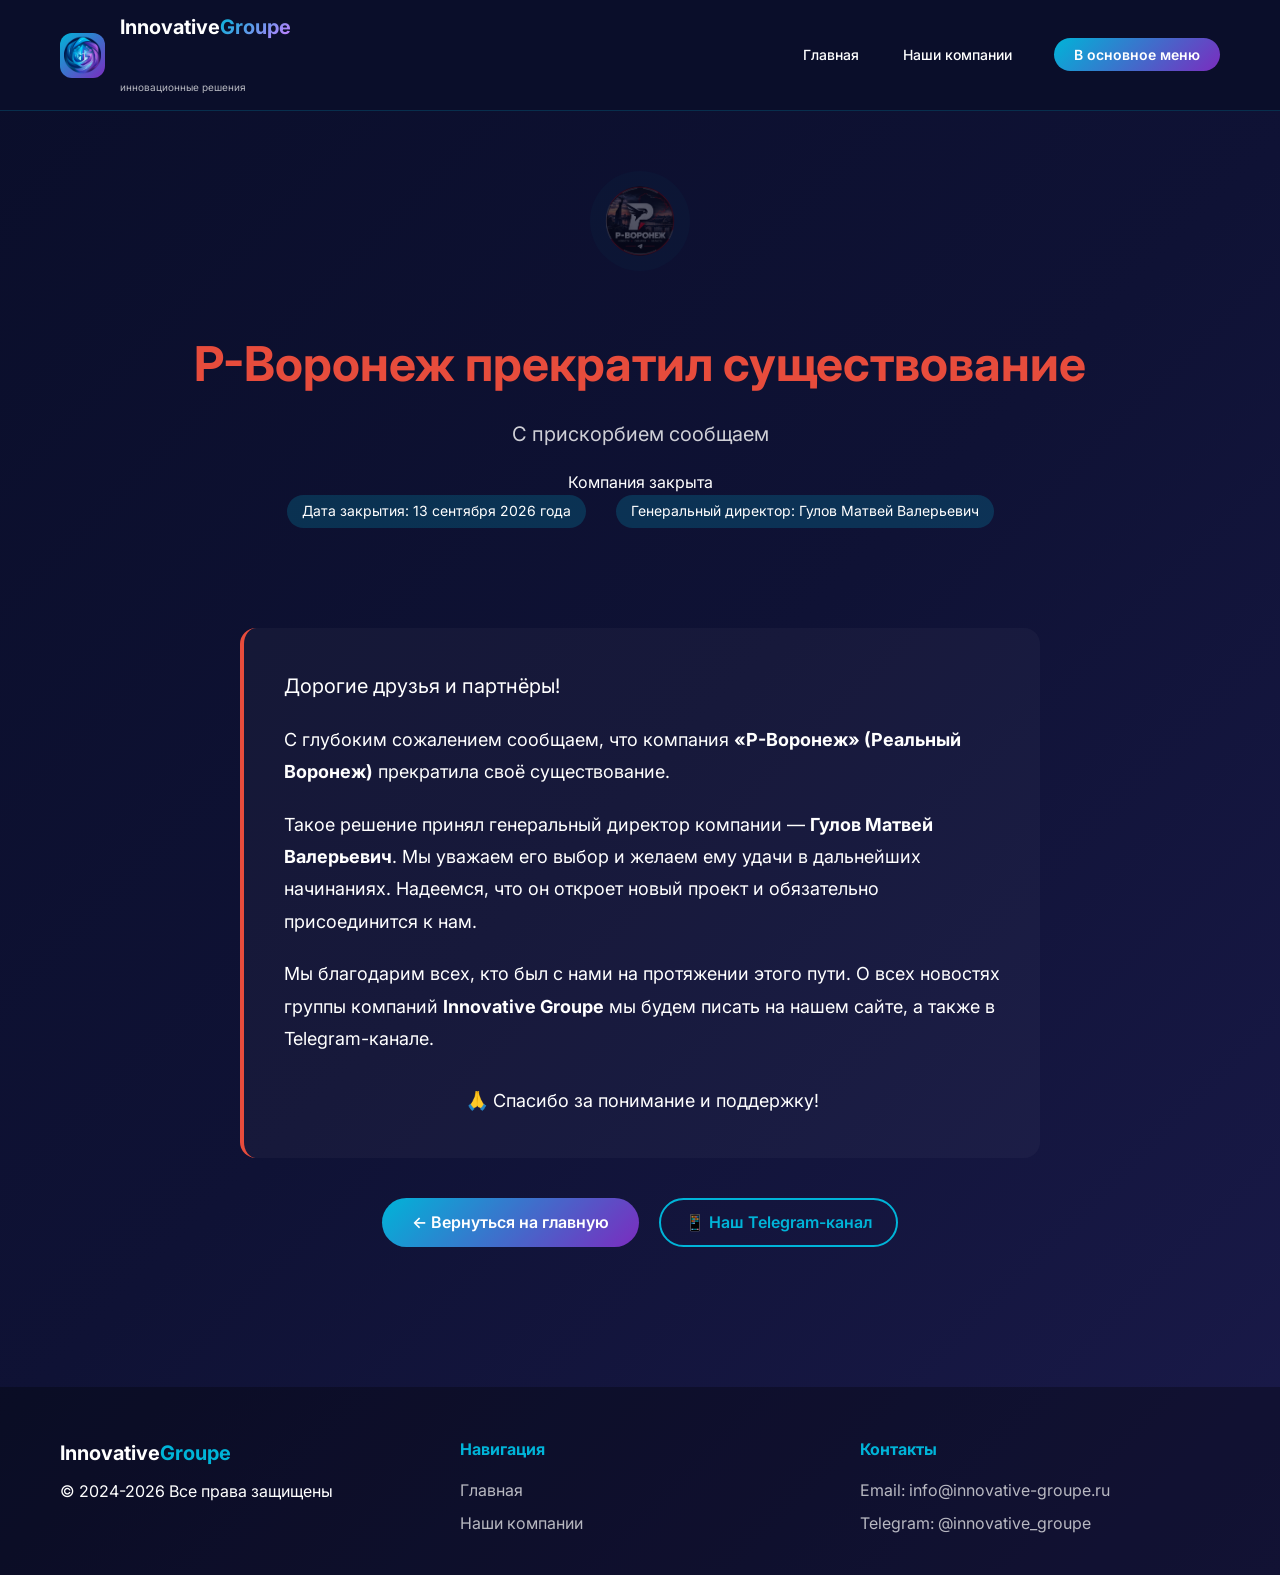
<file: news-r-voronezh-closed.html>
<!DOCTYPE html>
<html lang="ru">
<head>
    <meta charset="UTF-8">
    <meta name="viewport" content="width=device-width, initial-scale=1.0">
    <link rel="icon" type="image/png" href="images/favicon.png">
    <title>Р-Воронеж прекратил существование — Innovative Groupe</title>
    <link rel="stylesheet" href="css/style.css">
    <link href="https://fonts.googleapis.com/css2?family=Inter:wght@300;400;500;600;700;800&display=swap" rel="stylesheet">
</head>
<body>
    <header class="main-header">
        <div class="container">
            <a href="index.html" class="header-left">
                <div class="logo-icon">
                    <img src="images/logo-ig.png" alt="IG" width="45" height="45">
                </div>
                <div class="logo-text">
                    <h2>Innovative<span>Groupe</span></h2>
                    <p>инновационные решения</p>
                </div>
            </a>
            <div class="header-nav">
                <ul class="nav-links">
                    <li><a href="index.html">Главная</a></li>
                    <li><a href="companies.html">Наши компании</a></li>
                </ul>
                <div class="main-menu-btn">
                    <a href="index.html">В основное меню</a>
                </div>
            </div>
        </div>
    </header>

    <main>
        <section class="company-hero">
            <div class="container">
                <div class="company-icon inactive">
                    <img src="images/logo-rvrn.png" alt="Р-Воронеж" width="100" height="100">
                </div>

                <h1 style="color: #e74c3c;">Р-Воронеж прекратил существование</h1>
                <p>С прискорбием сообщаем</p>

                <!-- МИГАЮЩАЯ НАДПИСЬ -->
                <div class="closed-flash">Компания закрыта</div>

                <div class="company-meta">
                    <span>Дата закрытия: 13 сентября 2026 года</span>
                    <span>Генеральный директор: Гулов Матвей Валерьевич</span>
                </div>
            </div>
        </section>

        <section class="company-description">
            <div class="container">
                <div class="news-message">
                    <p style="font-size: 20px; line-height: 1.8;">
                        Дорогие друзья и партнёры!
                    </p>
                    <p style="font-size: 18px; line-height: 1.8; margin-top: 20px;">
                        С глубоким сожалением сообщаем, что компания <strong>«Р-Воронеж» (Реальный Воронеж)</strong> 
                        прекратила своё существование.
                    </p>
                    <p style="font-size: 18px; line-height: 1.8; margin-top: 20px;">
                        Такое решение принял генеральный директор компании — 
                        <strong>Гулов Матвей Валерьевич</strong>. Мы уважаем его выбор и желаем ему 
                        удачи в дальнейших начинаниях. Надеемся, что он откроет новый проект и 
                        обязательно присоединится к нам.
                    </p>
                    <p style="font-size: 18px; line-height: 1.8; margin-top: 20px;">
                        Мы благодарим всех, кто был с нами на протяжении этого пути. 
                        О всех новостях группы компаний <strong>Innovative Groupe</strong> 
                        мы будем писать на нашем сайте, а также в Telegram-канале.
                    </p>
                    <p style="font-size: 18px; line-height: 1.8; margin-top: 30px; text-align: center;">
                        🙏 Спасибо за понимание и поддержку!
                    </p>
                </div>

                <div class="news-actions">
                    <a href="index.html" class="btn-primary">← Вернуться на главную</a>
                    <a href="https://t.me/innovativeGroupe" class="btn-outline" target="_blank">📱 Наш Telegram-канал</a>
                </div>
            </div>
        </section>
    </main>

    <footer>
        <div class="container">
            <div class="footer-content">
                <div class="footer-logo">
                    <h3>Innovative<span>Groupe</span></h3>
                    <p>© 2024-2026 Все права защищены</p>
                </div>
                <div class="footer-links">
                    <h4>Навигация</h4>
                    <ul>
                        <li><a href="index.html">Главная</a></li>
                        <li><a href="companies.html">Наши компании</a></li>
                    </ul>
                </div>
                <div class="footer-contact">
                    <h4>Контакты</h4>
                    <p>Email: info@innovative-groupe.ru</p>
                    <p>Telegram: @innovative_groupe</p>
                </div>
            </div>
        </div>
    </footer>

    <script src="js/main.js"></script>
</body>
</html>
</file>
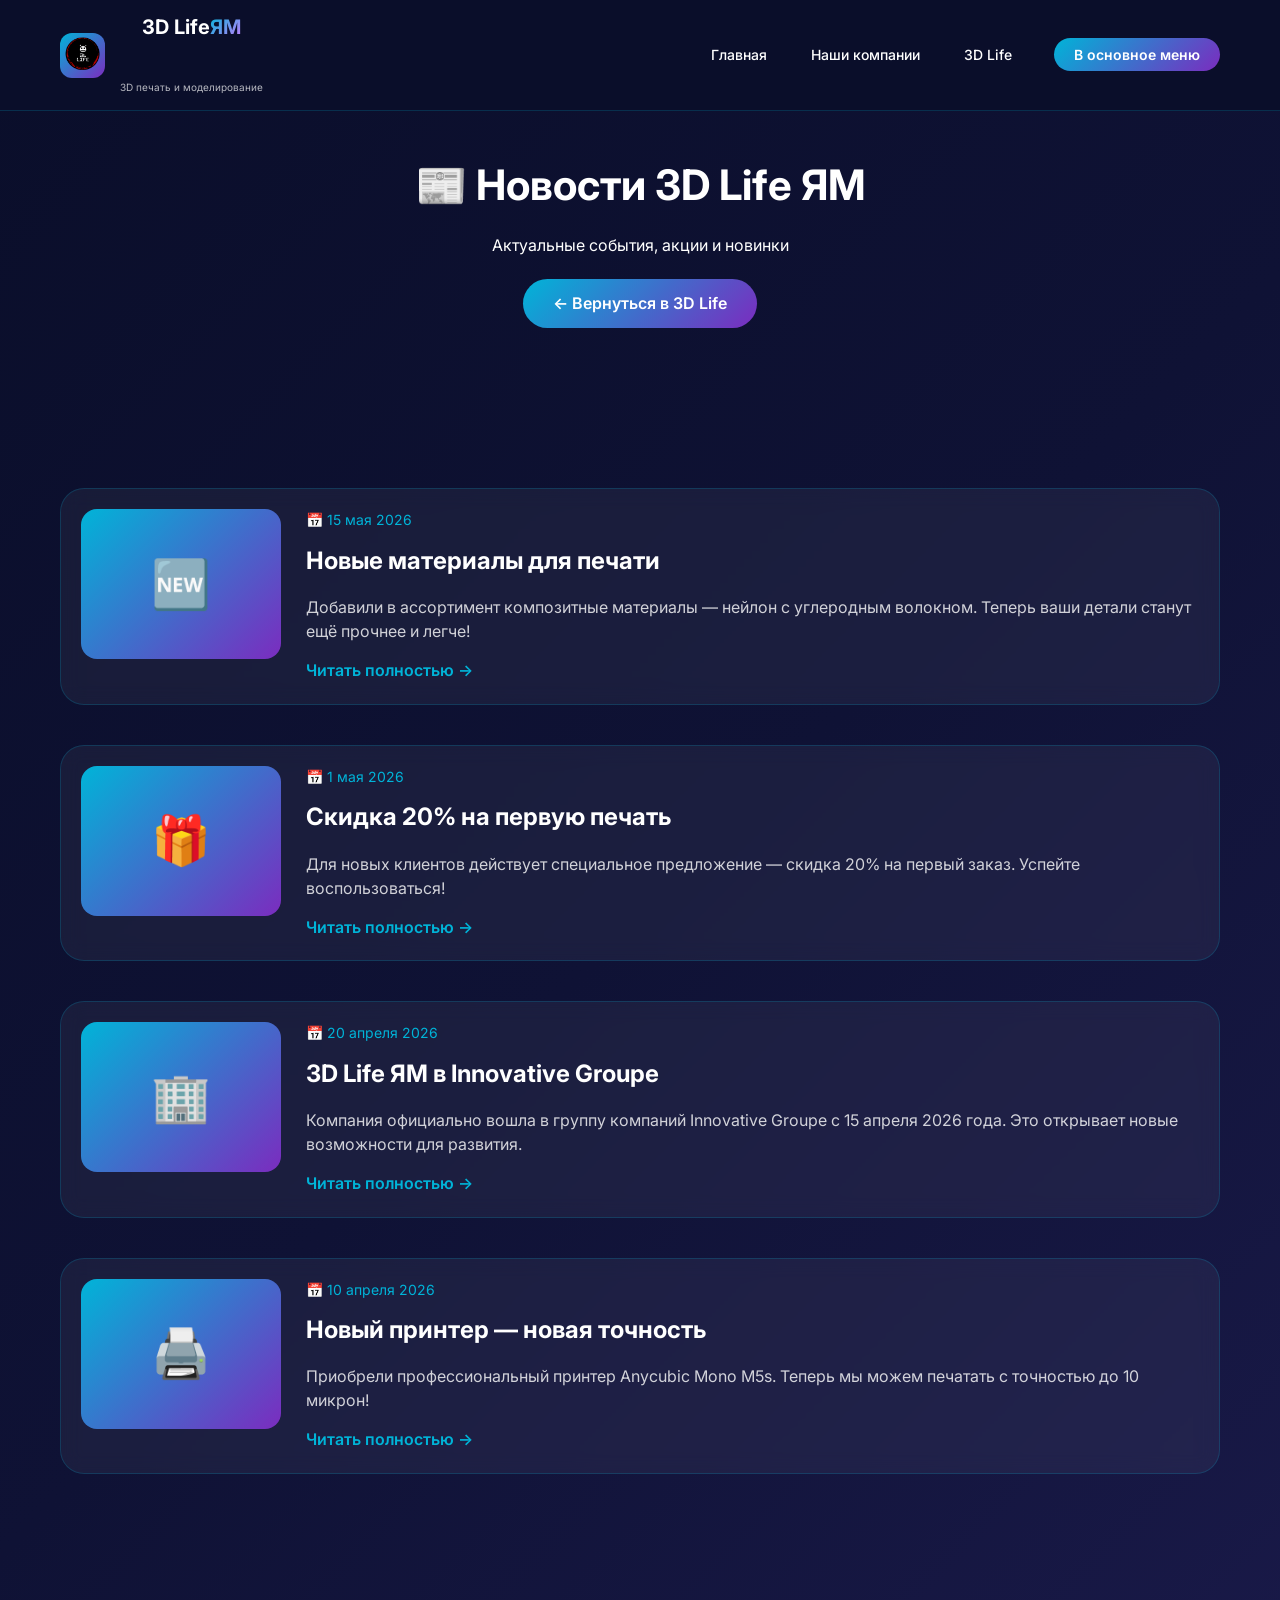
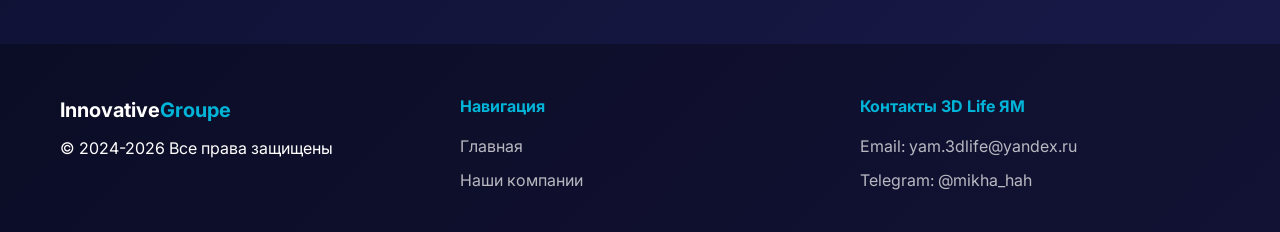
<file: news.html>
<!DOCTYPE html>
<html lang="ru">
<head>
    <meta charset="UTF-8">
    <meta name="viewport" content="width=device-width, initial-scale=1.0">
    <link rel="icon" type="image/png" href="images/favicon.png">
    <title>Новости — 3D Life ЯМ</title>
    <link rel="stylesheet" href="css/style.css">
    <link href="https://fonts.googleapis.com/css2?family=Inter:wght@300;400;500;600;700;800&display=swap" rel="stylesheet">
    <style>
        .news-full-grid {
            display: flex;
            flex-direction: column;
            gap: 40px;
            margin: 50px 0;
        }

        .news-full-item {
            display: flex;
            gap: 25px;
            background: rgba(255, 255, 255, 0.05);
            backdrop-filter: blur(10px);
            border-radius: 24px;
            padding: 20px;
            transition: all 0.3s ease;
            border: 1px solid rgba(0, 180, 216, 0.2);
            cursor: pointer;
        }

        .news-full-item:hover {
            transform: translateX(8px);
            border-color: #00b4d8;
            box-shadow: 0 10px 30px rgba(0, 180, 216, 0.2);
        }

        .news-full-image {
            flex-shrink: 0;
            width: 200px;
            height: 150px;
            background: linear-gradient(135deg, #00b4d8, #7b2cbf);
            border-radius: 16px;
            display: flex;
            align-items: center;
            justify-content: center;
            font-size: 48px;
            overflow: hidden;
        }

        .news-full-image img {
            width: 100%;
            height: 100%;
            object-fit: cover;
        }

        .news-full-content {
            flex: 1;
        }

        .news-full-date {
            font-size: 14px;
            color: #00b4d8;
            margin-bottom: 10px;
        }

        .news-full-title {
            font-size: 24px;
            font-weight: 700;
            margin-bottom: 15px;
            color: #fff;
        }

        .news-full-excerpt {
            font-size: 16px;
            opacity: 0.8;
            margin-bottom: 15px;
            line-height: 1.5;
        }

        .news-full-link {
            color: #00b4d8;
            text-decoration: none;
            font-weight: 600;
            display: inline-flex;
            align-items: center;
            gap: 8px;
            transition: all 0.3s ease;
        }

        .news-full-link:hover {
            gap: 12px;
            color: #c77dff;
        }

        .btn-back {
            display: inline-block;
            background: linear-gradient(135deg, #00b4d8, #7b2cbf);
            padding: 12px 30px;
            border-radius: 30px;
            color: white;
            text-decoration: none;
            font-weight: 600;
            margin: 20px 0;
            transition: all 0.3s ease;
        }

        .btn-back:hover {
            transform: translateY(-2px);
            box-shadow: 0 5px 20px rgba(0, 180, 216, 0.4);
        }

        /* Модальное окно для полной новости */
        .modal-news {
            display: none;
            position: fixed;
            top: 0;
            left: 0;
            width: 100%;
            height: 100%;
            background: rgba(0, 0, 0, 0.9);
            backdrop-filter: blur(8px);
            z-index: 2000;
            justify-content: center;
            align-items: center;
        }

        .modal-news.active {
            display: flex;
        }

        .modal-news-content {
            background: linear-gradient(135deg, #0a0e2a, #1a1a4a);
            border-radius: 24px;
            padding: 35px;
            max-width: 700px;
            width: 90%;
            max-height: 85vh;
            overflow-y: auto;
            border: 2px solid #00b4d8;
            position: relative;
            animation: modalFadeIn 0.3s ease;
        }

        .modal-news-content::-webkit-scrollbar {
            width: 6px;
        }

        .modal-news-content::-webkit-scrollbar-track {
            background: rgba(255,255,255,0.1);
            border-radius: 10px;
        }

        .modal-news-content::-webkit-scrollbar-thumb {
            background: #00b4d8;
            border-radius: 10px;
        }

        @keyframes modalFadeIn {
            from {
                opacity: 0;
                transform: scale(0.95);
            }
            to {
                opacity: 1;
                transform: scale(1);
            }
        }

        .modal-news-close {
            position: absolute;
            top: 15px;
            right: 20px;
            font-size: 28px;
            cursor: pointer;
            color: #00b4d8;
            transition: all 0.3s ease;
        }

        .modal-news-close:hover {
            color: #ff4444;
            transform: scale(1.1);
        }

        .modal-news-image {
            width: 100%;
            height: 200px;
            background: linear-gradient(135deg, #00b4d8, #7b2cbf);
            border-radius: 16px;
            display: flex;
            align-items: center;
            justify-content: center;
            font-size: 64px;
            margin-bottom: 20px;
            overflow: hidden;
        }

        .modal-news-image img {
            width: 100%;
            height: 100%;
            object-fit: cover;
        }

        .modal-news-date {
            font-size: 14px;
            color: #00b4d8;
            margin-bottom: 15px;
        }

        .modal-news-title {
            font-size: 28px;
            font-weight: 800;
            margin-bottom: 20px;
        }

        .modal-news-text {
            line-height: 1.7;
            margin-bottom: 25px;
        }

        .modal-news-text p {
            margin-bottom: 15px;
        }

        @media (max-width: 768px) {
            .news-full-item {
                flex-direction: column;
            }
            .news-full-image {
                width: 100%;
                height: 180px;
            }
            .modal-news-content {
                padding: 20px;
            }
            .modal-news-title {
                font-size: 22px;
            }
        }
    </style>
</head>
<body>
    <header class="main-header">
        <div class="container">
            <a href="index.html" class="header-left">
                <div class="logo-icon">
                    <img src="images/logo-3dlife.png" alt="3D Life ЯМ" width="40" height="40">
                </div>
                <div class="logo-text">
                    <h2>3D Life<span>ЯМ</span></h2>
                    <p>3D печать и моделирование</p>
                </div>
            </a>
            <div class="header-nav">
                <ul class="nav-links">
                    <li><a href="index.html">Главная</a></li>
                    <li><a href="companies.html">Наши компании</a></li>
                    <li><a href="company-3d-life.html">3D Life</a></li>
                </ul>
                <div class="main-menu-btn">
                    <a href="index.html">В основное меню</a>
                </div>
            </div>
        </div>
    </header>

    <main>
        <section class="page-header">
            <div class="container">
                <h1>📰 Новости 3D Life ЯМ</h1>
                <p>Актуальные события, акции и новинки</p>
                <a href="company-3d-life.html" class="btn-back">← Вернуться в 3D Life</a>
            </div>
        </section>

        <section class="companies-list">
            <div class="container">
                <div class="news-full-grid" id="newsGrid">
                    <!-- Новости будут подставлены через JS -->
                </div>
            </div>
        </section>
    </main>

    <!-- Модальное окно для новости -->
    <div id="newsModal" class="modal-news">
        <div class="modal-news-content">
            <span class="modal-news-close">&times;</span>
            <div id="modalNewsContent"></div>
        </div>
    </div>

    <footer>
        <div class="container">
            <div class="footer-content">
                <div class="footer-logo">
                    <h3>Innovative<span>Groupe</span></h3>
                    <p>© 2024-2026 Все права защищены</p>
                </div>
                <div class="footer-links">
                    <h4>Навигация</h4>
                    <ul>
                        <li><a href="index.html">Главная</a></li>
                        <li><a href="companies.html">Наши компании</a></li>
                    </ul>
                </div>
                <div class="footer-contact">
                    <h4>Контакты 3D Life ЯМ</h4>
                    <p>Email: yam.3dlife@yandex.ru</p>
                    <p>Telegram: @mikha_hah</p>
                </div>
            </div>
        </div>
    </footer>

    <script src="js/main.js"></script>
    <script>
        // База новостей
        const newsDatabase = [
            {
                id: 1,
                date: "15 мая 2026",
                title: "Новые материалы для печати",
                excerpt: "Добавили в ассортимент композитные материалы — нейлон с углеродным волокном. Теперь ваши детали станут ещё прочнее и легче!",
                fullText: "<p><strong>Новые материалы для печати</strong></p><p>Рады сообщить, что мы расширили линейку материалов для 3D печати. Теперь доступны композитные материалы: нейлон с углеродным волокном, поликарбонат и гибкий TPU.</p><p>Нейлон с углеродным волокном отличается высокой прочностью и жесткостью при малом весе. Идеален для функциональных деталей, дронов, автозапчастей.</p><p>Поликарбонат выдерживает высокие температуры и удары. TPU позволяет печатать гибкие изделия — чехлы, уплотнители, игрушки.</p><p>Все новинки уже доступны для заказа. Ждём ваши модели!</p>",
                image: "🆕",
                imageEmoji: true
            },
            {
                id: 2,
                date: "1 мая 2026",
                title: "Скидка 20% на первую печать",
                excerpt: "Для новых клиентов действует специальное предложение — скидка 20% на первый заказ. Успейте воспользоваться!",
                fullText: "<p><strong>Скидка 20% для новых клиентов!</strong></p><p>Запускаем акцию для всех, кто обращается к нам впервые. При заказе 3D печати вы получаете скидку 20% на первый заказ.</p><p>Акция действует до конца мая 2026 года. Минимальная сумма заказа — 1000 рублей.</p><p>Чтобы получить скидку, просто напишите в Telegram слово «АКЦИЯ» при оформлении заказа.</p><p>Не упустите возможность попробовать наши услуги по выгодной цене!</p>",
                image: "🎁",
                imageEmoji: true
            },
            {
                id: 3,
                date: "20 апреля 2026",
                title: "3D Life ЯМ в Innovative Groupe",
                excerpt: "Компания официально вошла в группу компаний Innovative Groupe с 15 апреля 2026 года. Это открывает новые возможности для развития.",
                fullText: "<p><strong>3D Life ЯМ теперь часть Innovative Groupe!</strong></p><p>С 15 апреля 2026 года наша компания официально присоединилась к группе компаний Innovative Groupe.</p><p>Это событие открывает новые горизонты: доступ к современным технологиям, расширение производственных мощностей и улучшение качества услуг.</p><p>Благодаря этому мы сможем быстрее выполнять заказы, предлагать более конкурентные цены и внедрять инновационные решения.</p><p>Спасибо, что остаётесь с нами!</p>",
                image: "🏢",
                imageEmoji: true
            },
            {
                id: 4,
                date: "10 апреля 2026",
                title: "Новый принтер — новая точность",
                excerpt: "Приобрели профессиональный принтер Anycubic Mono M5s. Теперь мы можем печатать с точностью до 10 микрон!",
                fullText: "<p><strong>Новое оборудование — новая точность!</strong></p><p>Мы приобрели профессиональный 3D принтер Anycubic Mono M5s с технологией MSLA.</p><p>Теперь мы можем печатать с точностью до 10 микрон — это в 10 раз точнее обычных FDM принтеров.</p><p>Новый принтер идеально подходит для:</p><ul><li>Ювелирных изделий</li><li>Миниатюр для настольных игр</li><li>Стоматологических моделей</li><li>Прототипов с высокой детализацией</li></ul><p>Сроки печати сократились на 30%. Ждём ваши заказы!</p>",
                image: "🖨️",
                imageEmoji: true
            }
        ];

        const newsGrid = document.getElementById('newsGrid');
        const modal = document.getElementById('newsModal');
        const modalContent = document.getElementById('modalNewsContent');
        const closeModal = document.querySelector('.modal-news-close');

        // Рендерим список новостей
        function renderNewsList() {
            newsGrid.innerHTML = newsDatabase.map(news => `
                <div class="news-full-item" data-id="${news.id}">
                    <div class="news-full-image">
                        ${news.imageEmoji ? news.image : `<img src="${news.image}" alt="${news.title}">`}
                    </div>
                    <div class="news-full-content">
                        <div class="news-full-date">📅 ${news.date}</div>
                        <div class="news-full-title">${news.title}</div>
                        <div class="news-full-excerpt">${news.excerpt}</div>
                        <div class="news-full-link">Читать полностью →</div>
                    </div>
                </div>
            `).join('');
        }

        // Открыть модальное окно с новостью
        function openNewsModal(newsId) {
            const news = newsDatabase.find(n => n.id === newsId);
            if (news) {
                modalContent.innerHTML = `
                    <div class="modal-news-image">
                        ${news.imageEmoji ? news.image : `<img src="${news.image}" alt="${news.title}">`}
                    </div>
                    <div class="modal-news-date">📅 ${news.date}</div>
                    <h2 class="modal-news-title">${news.title}</h2>
                    <div class="modal-news-text">${news.fullText}</div>
                `;
                modal.classList.add('active');
            }
        }

        // Закрытие модального окна
        closeModal.onclick = () => modal.classList.remove('active');
        window.onclick = (e) => { if (e.target === modal) modal.classList.remove('active'); };

        // Обработчики на карточки новостей
        function bindEvents() {
            document.querySelectorAll('.news-full-item').forEach(item => {
                item.addEventListener('click', () => {
                    const id = parseInt(item.getAttribute('data-id'));
                    openNewsModal(id);
                });
            });
        }

        renderNewsList();
        bindEvents();
    </script>
</body>
</html>
</file>
<file: css/style.css>
* {
    margin: 0;
    padding: 0;
    box-sizing: border-box;
}

html {
    scroll-behavior: smooth;
}

body {
    font-family: 'Inter', sans-serif;
    background: linear-gradient(135deg, #0a0e2a 0%, #0f1235 50%, #1a1a4a 100%);
    color: #ffffff;
    line-height: 1.6;
    min-height: 100vh;
}

.container {
    max-width: 1200px;
    margin: 0 auto;
    padding: 0 20px;
}

/* ===== HEADER ===== */
.main-header {
    position: static;
    width: 100%;
    padding: 15px 0;
    background: #0a0e2a;
    border-bottom: 1px solid rgba(0, 180, 216, 0.2);
}

.main-header .container {
    display: flex;
    justify-content: space-between;
    align-items: center;
    flex-wrap: wrap;
    gap: 20px;
}

a.header-left {
    display: flex;
    align-items: center;
    gap: 15px;
    text-decoration: none;
    color: #ffffff;
}

.header-left {
    display: flex;
    align-items: center;
    gap: 15px;
}

.logo-icon {
    width: 45px;
    height: 45px;
    background: linear-gradient(135deg, #00b4d8, #7b2cbf);
    border-radius: 12px;
    display: flex;
    align-items: center;
    justify-content: center;
    flex-shrink: 0;
}

.logo-icon img {
    width: 40px;
    height: 40px;
    object-fit: contain;
}

.logo-text h2 {
    font-size: 20px;
    font-weight: 700;
    color: #ffffff;
    line-height: 1.2;
}

.logo-text h2 span {
    background: linear-gradient(135deg, #00b4d8, #c77dff);
    -webkit-background-clip: text;
    background-clip: text;
    color: transparent;
}

.logo-text p {
    font-size: 10px;
    opacity: 0.7;
    color: #ffffff;
}

.header-nav {
    display: flex;
    align-items: center;
    gap: 30px;
    flex-wrap: wrap;
}

.nav-links {
    display: flex;
    gap: 20px;
    list-style: none;
}

.nav-links a {
    color: #fff;
    text-decoration: none;
    font-size: 14px;
    font-weight: 500;
    padding: 8px 12px;
    border-radius: 8px;
    transition: all 0.3s ease;
}

.nav-links a:hover,
.nav-links a.active {
    background: rgba(0, 180, 216, 0.2);
    color: #00b4d8;
}

.main-menu-btn a {
    background: linear-gradient(135deg, #00b4d8, #7b2cbf);
    padding: 8px 20px;
    border-radius: 30px;
    color: white;
    text-decoration: none;
    font-size: 14px;
    font-weight: 600;
    transition: all 0.3s ease;
}

.main-menu-btn a:hover {
    transform: translateY(-2px);
    box-shadow: 0 5px 20px rgba(0, 180, 216, 0.4);
}

/* ===== HERO ===== */
.hero {
    padding: 80px 0;
}

.hero .container {
    display: flex;
    align-items: center;
    justify-content: space-between;
    gap: 50px;
}

.hero-content h1 {
    font-size: 48px;
    font-weight: 800;
    line-height: 1.2;
    margin-bottom: 20px;
}

.gradient-text {
    background: linear-gradient(135deg, #00b4d8, #c77dff);
    -webkit-background-clip: text;
    background-clip: text;
    color: transparent;
}

.hero-content p {
    font-size: 18px;
    opacity: 0.8;
    margin-bottom: 30px;
    max-width: 500px;
}

.btn-primary {
    display: inline-block;
    background: linear-gradient(135deg, #00b4d8, #7b2cbf);
    padding: 12px 30px;
    border-radius: 30px;
    color: white;
    text-decoration: none;
    font-weight: 600;
    transition: all 0.3s ease;
}

.btn-primary:hover {
    transform: translateY(-2px);
    box-shadow: 0 5px 20px rgba(0, 180, 216, 0.4);
}

.btn-outline {
    display: inline-block;
    border: 2px solid #00b4d8;
    padding: 10px 24px;
    border-radius: 30px;
    color: #00b4d8;
    text-decoration: none;
    font-weight: 600;
    transition: all 0.3s ease;
}

.btn-outline:hover {
    background: #00b4d8;
    color: #0a0e2a;
}

.hero-graphic {
    position: relative;
    width: 300px;
    height: 300px;
}

.circle {
    position: absolute;
    border-radius: 50%;
    opacity: 0.6;
}

.circle-1 {
    width: 200px;
    height: 200px;
    background: radial-gradient(circle, #00b4d8, transparent);
    top: 50px;
    left: 50px;
}

.circle-2 {
    width: 150px;
    height: 150px;
    background: radial-gradient(circle, #7b2cbf, transparent);
    bottom: 20px;
    right: 20px;
}

.circle-3 {
    width: 100px;
    height: 100px;
    background: radial-gradient(circle, #c77dff, transparent);
    top: 0;
    right: 0;
}

/* ===== СЕКЦИИ ===== */
section {
    padding: 60px 0;
}

h2 {
    font-size: 36px;
    font-weight: 700;
    margin-bottom: 40px;
    text-align: center;
}

.page-header {
    padding: 40px 0 30px;
    text-align: center;
}

.page-header h1 {
    font-size: 42px;
    margin-bottom: 15px;
}

/* ===== О НАС ===== */
.about-grid {
    display: grid;
    grid-template-columns: 1fr 1fr;
    gap: 50px;
}

.stats {
    display: flex;
    gap: 40px;
    margin-top: 30px;
}

.stat {
    text-align: center;
}

.stat-number {
    font-size: 32px;
    font-weight: 800;
    color: #00b4d8;
}

.stat-label {
    font-size: 14px;
    opacity: 0.7;
}

.about-values {
    display: flex;
    flex-direction: column;
    gap: 20px;
}

.value-card {
    background: rgba(0, 180, 216, 0.1);
    padding: 20px;
    border-radius: 16px;
    border-left: 4px solid #00b4d8;
}

.value-card h3 {
    margin-bottom: 10px;
    color: #00b4d8;
}

/* ===== ПРЕВЬЮ КОМПАНИЙ ===== */
.preview-grid {
    display: grid;
    grid-template-columns: repeat(auto-fit, minmax(300px, 1fr));
    gap: 30px;
}

.preview-card {
    background: rgba(255, 255, 255, 0.05);
    padding: 30px;
    border-radius: 20px;
    transition: all 0.3s ease;
    border: 1px solid rgba(0, 180, 216, 0.2);
}

.preview-card:hover {
    transform: translateY(-5px);
    border-color: #00b4d8;
    box-shadow: 0 10px 30px rgba(0, 180, 216, 0.2);
}

.preview-icon {
    font-size: 48px;
    margin-bottom: 20px;
}

.preview-icon img {
    width: 60px;
    height: 60px;
    object-fit: contain;
    margin-bottom: 15px;
}

.preview-card h3 {
    font-size: 24px;
    margin-bottom: 15px;
}

.link-arrow {
    display: inline-block;
    margin-top: 20px;
    color: #00b4d8;
    text-decoration: none;
    font-weight: 600;
}

/* ===== СПИСОК КОМПАНИЙ ===== */
.companies-grid {
    display: flex;
    flex-direction: column;
    gap: 40px;
}

.company-item {
    display: flex;
    gap: 30px;
    background: rgba(255, 255, 255, 0.05);
    border-radius: 24px;
    padding: 30px;
    transition: all 0.3s ease;
    border: 1px solid rgba(0, 180, 216, 0.2);
}

.company-item:hover {
    transform: translateX(5px);
    border-color: #00b4d8;
}

.company-logo {
    flex-shrink: 0;
}

.company-logo img {
    width: 120px;
    height: 120px;
    object-fit: contain;
    border-radius: 24px;
    transition: transform 0.3s ease;
}

.company-logo img:hover {
    transform: scale(1.05);
}

.company-info {
    flex: 1;
}

.company-name {
    font-size: 28px;
    margin-bottom: 15px;
}

.company-details p {
    margin-bottom: 8px;
    opacity: 0.8;
}

/* ===== СТРАНИЦА КОМПАНИИ ===== */
.company-hero {
    padding: 60px 0;
    text-align: center;
}

.company-icon {
    font-size: 80px;
    margin-bottom: 20px;
}

.company-icon img {
    width: 100px;
    height: 100px;
    object-fit: contain;
    border-radius: 50%;
    background: rgba(0, 180, 216, 0.1);
    padding: 15px;
    transition: transform 0.3s ease;
}

.company-icon img:hover {
    transform: scale(1.05);
}

.company-hero h1 {
    font-size: 48px;
    margin-bottom: 15px;
}

.company-hero p {
    font-size: 20px;
    opacity: 0.8;
    margin-bottom: 20px;
}

.company-meta {
    display: flex;
    justify-content: center;
    gap: 30px;
    flex-wrap: wrap;
}

.company-meta span {
    background: rgba(0, 180, 216, 0.2);
    padding: 5px 15px;
    border-radius: 20px;
    font-size: 14px;
}

.company-description {
    padding: 0 0 80px;
}

.description-grid {
    display: grid;
    grid-template-columns: 1fr 1fr;
    gap: 50px;
}

.description-text h2 {
    text-align: left;
    margin-bottom: 20px;
}

.description-text h3 {
    margin: 25px 0 15px;
    color: #00b4d8;
}

.description-text ul {
    list-style: none;
    margin-bottom: 30px;
}

.description-text li {
    margin-bottom: 10px;
    padding-left: 24px;
    position: relative;
}

.description-text li::before {
    content: "▹";
    position: absolute;
    left: 0;
    color: #00b4d8;
}

.description-features {
    display: flex;
    flex-direction: column;
    gap: 20px;
}

.feature {
    background: rgba(0, 180, 216, 0.1);
    padding: 25px;
    border-radius: 16px;
    text-align: center;
}

.feature h3 {
    font-size: 24px;
    margin-bottom: 10px;
    color: #00b4d8;
}

.platform-buttons {
    display: flex;
    gap: 15px;
    margin-top: 20px;
    flex-wrap: wrap;
}

/* ===== ТАРИФЫ ===== */
.tariffs {
    padding: 60px 0;
    background: rgba(255, 255, 255, 0.02);
}

.section-subtitle {
    text-align: center;
    opacity: 0.7;
    margin-bottom: 50px;
}

.tariffs-grid-2col {
    display: grid;
    grid-template-columns: repeat(auto-fit, minmax(380px, 1fr));
    gap: 30px;
    max-width: 1200px;
    margin: 0 auto;
}

.tariff-card {
    background: rgba(255, 255, 255, 0.05);
    border-radius: 24px;
    padding: 30px;
    text-align: center;
    transition: all 0.3s ease;
    position: relative;
    border: 2px solid rgba(0, 180, 216, 0.3);
}

.tariff-card:hover {
    transform: translateY(-10px);
    box-shadow: 0 20px 40px rgba(0, 180, 216, 0.3);
}

.tariff-badge {
    position: absolute;
    top: -12px;
    right: 20px;
    background: linear-gradient(135deg, #00b4d8, #7b2cbf);
    padding: 5px 15px;
    border-radius: 20px;
    font-size: 12px;
    font-weight: 600;
}

.tariff-icon {
    font-size: 48px;
    margin-bottom: 15px;
}

.tariff-card h3 {
    font-size: 28px;
    margin-bottom: 10px;
}

.tariff-price {
    margin-bottom: 10px;
}

.price {
    font-size: 36px;
    font-weight: 800;
    background: linear-gradient(135deg, #00b4d8, #c77dff);
    -webkit-background-clip: text;
    background-clip: text;
    color: transparent;
}

.period {
    font-size: 14px;
    opacity: 0.7;
}

.tariff-traffic {
    font-size: 18px;
    font-weight: 700;
    color: #00b4d8;
    margin-bottom: 15px;
    padding: 8px;
    background: rgba(0, 180, 216, 0.1);
    border-radius: 20px;
    display: inline-block;
}

.tariff-features {
    list-style: none;
    margin: 20px 0;
    text-align: left;
}

.tariff-features li {
    margin-bottom: 10px;
    font-size: 14px;
    padding-left: 24px;
    position: relative;
}

.tariff-features li::before {
    content: "✅";
    position: absolute;
    left: 0;
}

.tariff-target {
    font-size: 12px;
    opacity: 0.8;
    margin: 15px 0;
    padding: 8px;
    background: rgba(255, 255, 255, 0.05);
    border-radius: 12px;
    font-style: italic;
}

.btn-tariff {
    display: inline-block;
    background: rgba(0, 180, 216, 0.2);
    padding: 12px 30px;
    border-radius: 30px;
    color: #00b4d8;
    text-decoration: none;
    font-weight: 600;
    transition: all 0.3s ease;
    margin-top: 10px;
}

.tariff-card:hover .btn-tariff {
    background: #00b4d8;
    color: #0a0e2a;
}

.tariff-card.lite { border-color: #ffd700; }
.tariff-card.vip { border-color: #9b59b6; }
.tariff-card.green { border-color: #2ecc71; }
.tariff-card.ultra { border-color: #3498db; }
.tariff-card.family { border-color: #1abc9c; }
.tariff-card.premium { border-color: #e67e22; }
.tariff-card.red { border-color: #e74c3c; }
.tariff-card.super { border-color: #95a5a6; background: rgba(0, 0, 0, 0.3); }

.tariff-note {
    text-align: center;
    margin-top: 40px;
    padding: 20px;
    background: rgba(0, 180, 216, 0.1);
    border-radius: 16px;
}

.tariff-note p {
    margin: 5px 0;
    opacity: 0.8;
    font-size: 14px;
}

/* ===== КАК ПОДКЛЮЧИТЬСЯ ===== */
.steps-grid {
    display: grid;
    grid-template-columns: repeat(auto-fit, minmax(200px, 1fr));
    gap: 30px;
    margin-bottom: 40px;
}

.step {
    text-align: center;
    padding: 20px;
}

.step-number {
    width: 50px;
    height: 50px;
    background: linear-gradient(135deg, #00b4d8, #7b2cbf);
    border-radius: 50%;
    display: flex;
    align-items: center;
    justify-content: center;
    font-size: 24px;
    font-weight: 800;
    margin: 0 auto 20px;
}

.step h3 {
    margin-bottom: 10px;
}

.step p {
    opacity: 0.7;
    font-size: 14px;
}

.connect-buttons {
    display: flex;
    justify-content: center;
    gap: 20px;
    flex-wrap: wrap;
}

/* ===== FOOTER ===== */
footer {
    background: rgba(0, 0, 0, 0.3);
    padding: 50px 0 30px;
    margin-top: 60px;
}

.footer-content {
    display: grid;
    grid-template-columns: repeat(auto-fit, minmax(250px, 1fr));
    gap: 40px;
}

.footer-logo h3 {
    font-size: 20px;
    margin-bottom: 10px;
}

.footer-logo h3 span {
    color: #00b4d8;
}

.footer-links h4,
.footer-contact h4 {
    color: #00b4d8;
    margin-bottom: 15px;
}

.footer-links ul {
    list-style: none;
}

.footer-links li {
    margin-bottom: 8px;
}

.footer-links a {
    color: #fff;
    text-decoration: none;
    opacity: 0.7;
    transition: all 0.3s ease;
}

.footer-links a:hover {
    opacity: 1;
    color: #00b4d8;
}

.footer-contact p {
    opacity: 0.7;
    margin-bottom: 8px;
}

/* ===== КНОПКИ СОЦСЕТЕЙ ===== */
.social-links {
    margin-top: 30px;
}

.social-links h3 {
    margin-bottom: 20px;
    color: #00b4d8;
    font-size: 22px;
}

.social-btn {
    display: inline-flex;
    align-items: center;
    justify-content: center;
    gap: 12px;
    background: #0a0e2a;
    border: 1.5px solid rgba(0, 180, 216, 0.4);
    padding: 12px 28px;
    border-radius: 50px;
    color: #fff;
    text-decoration: none;
    font-weight: 600;
    font-size: 16px;
    transition: all 0.3s ease;
}

.social-icon img {
    width: 24px;
    height: 24px;
    display: block;
}

.social-btn.telegram {
    border-color: #00b4d8;
}

.social-btn.telegram:hover {
    background: #00b4d8;
    border-color: #00b4d8;
    color: #0a0e2a;
    transform: translateY(-3px);
    box-shadow: 0 8px 20px rgba(0, 180, 216, 0.4);
}

/* ===== СРОЧНАЯ НОВОСТЬ ===== */
.urgent-news {
    padding: 20px 0 0;
}

.urgent-news-banner {
    display: flex;
    align-items: center;
    gap: 20px;
    background: linear-gradient(135deg, rgba(231, 76, 60, 0.2), rgba(155, 89, 182, 0.15));
    border: 2px solid #e74c3c;
    border-radius: 16px;
    padding: 18px 25px;
    text-decoration: none;
    color: #fff;
    transition: all 0.3s ease;
}

.urgent-news-banner:hover {
    background: linear-gradient(135deg, rgba(231, 76, 60, 0.35), rgba(155, 89, 182, 0.25));
    transform: translateY(-2px);
}

.urgent-badge {
    background: #e74c3c;
    color: #fff;
    padding: 6px 14px;
    border-radius: 20px;
    font-size: 13px;
    font-weight: 700;
    white-space: nowrap;
}

.urgent-text {
    font-size: 16px;
    font-weight: 500;
    flex: 1;
}

.urgent-news-banner.urgent-hotvpn {
    background: linear-gradient(135deg, rgba(231, 76, 60, 0.4), rgba(192, 57, 43, 0.3));
    border-color: #c0392b;
}

/* ===== ЗАКРЫТАЯ КОМПАНИЯ ===== */
.company-icon.inactive img {
    filter: brightness(0.65);
    opacity: 0.5;
}

.company-item.closed {
    border-color: rgba(231, 76, 60, 0.3);
    background: rgba(231, 76, 60, 0.05);
    opacity: 0.85;
}

.closed-badge {
    display: inline-block;
    background: rgba(231, 76, 60, 0.25);
    color: #ff6b6b;
    padding: 5px 15px;
    border-radius: 20px;
    font-size: 13px;
    font-weight: 600;
    margin-top: 10px;
}

/* ===== ПРИОСТАНОВЛЕННАЯ КОМПАНИЯ ===== */
.company-icon.paused img {
    filter: brightness(0.6) sepia(1) hue-rotate(-30deg) saturate(3);
    opacity: 0.6;
}

.paused-banner {
    display: flex;
    align-items: center;
    justify-content: center;
    gap: 15px;
    background: linear-gradient(135deg, rgba(231, 76, 60, 0.35), rgba(192, 57, 43, 0.25));
    border: 2px solid #c0392b;
    border-radius: 16px;
    padding: 18px 30px;
    max-width: 600px;
    margin: 25px auto;
}

.paused-banner-icon {
    font-size: 28px;
}

.paused-banner-text {
    display: flex;
    flex-direction: column;
    text-align: left;
    gap: 4px;
}

.paused-banner-text strong {
    font-size: 17px;
    color: #ff4444;
}

.paused-banner-text span {
    font-size: 14px;
    opacity: 0.9;
    color: #ff6b6b;
}

.meta-paused {
    background: rgba(231, 76, 60, 0.4) !important;
    color: #ff6b6b !important;
    font-weight: 600;
}

.company-item.paused {
    border-color: rgba(231, 76, 60, 0.4);
    background: rgba(231, 76, 60, 0.08);
}

.paused-badge {
    display: inline-block;
    background: rgba(231, 76, 60, 0.3);
    color: #ff6b6b;
    padding: 5px 15px;
    border-radius: 20px;
    font-size: 13px;
    font-weight: 600;
    margin-top: 10px;
}

/* ===== НОВОСТИ ===== */
.news-message {
    background: rgba(255, 255, 255, 0.03);
    border-left: 4px solid #e74c3c;
    border-radius: 16px;
    padding: 40px;
    margin: 40px auto;
    max-width: 800px;
}

.news-actions {
    display: flex;
    justify-content: center;
    gap: 20px;
    flex-wrap: wrap;
    margin-top: 40px;
}

/* ===== МОБИЛЬНАЯ ВЕРСИЯ ===== */
@media (max-width: 768px) {
    .main-header {
        padding: 10px 0;
    }

    .main-header .container {
        flex-direction: column;
        gap: 10px;
    }

    .header-left {
        gap: 10px;
    }

    .logo-icon {
        width: 38px;
        height: 38px;
    }

    .logo-icon img {
        width: 34px;
        height: 34px;
    }

    .logo-text h2 {
        font-size: 17px;
    }

    .logo-text p {
        font-size: 9px;
    }

    .header-nav {
        flex-direction: column;
        width: 100%;
        gap: 10px;
    }

    .nav-links {
        flex-wrap: wrap;
        justify-content: center;
        gap: 8px;
    }

    .nav-links a {
        font-size: 12px;
        padding: 5px 8px;
    }

    .hero .container {
        flex-direction: column;
        text-align: center;
    }

    .hero-content h1 {
        font-size: 28px;
    }

    .hero-content p {
        font-size: 15px;
        margin: 0 auto 20px;
    }

    h2 {
        font-size: 24px;
    }

    .hero-graphic {
        display: none;
    }

    .about-grid,
    .description-grid,
    .company-item {
        grid-template-columns: 1fr;
        flex-direction: column;
    }

    .company-item {
        text-align: center;
    }

    .company-logo {
        margin: 0 auto;
    }

    .company-logo img {
        width: 100px;
        height: 100px;
    }

    .company-icon img {
        width: 80px;
        height: 80px;
    }

    .tariffs-grid-2col,
    .steps-grid {
        grid-template-columns: 1fr;
    }

    .connect-buttons {
        flex-direction: column;
        align-items: center;
    }

    .page-header h1 {
        font-size: 28px;
    }

    .company-hero h1 {
        font-size: 32px;
    }

    .footer-content {
        grid-template-columns: 1fr;
        text-align: center;
    }
}
</file>
